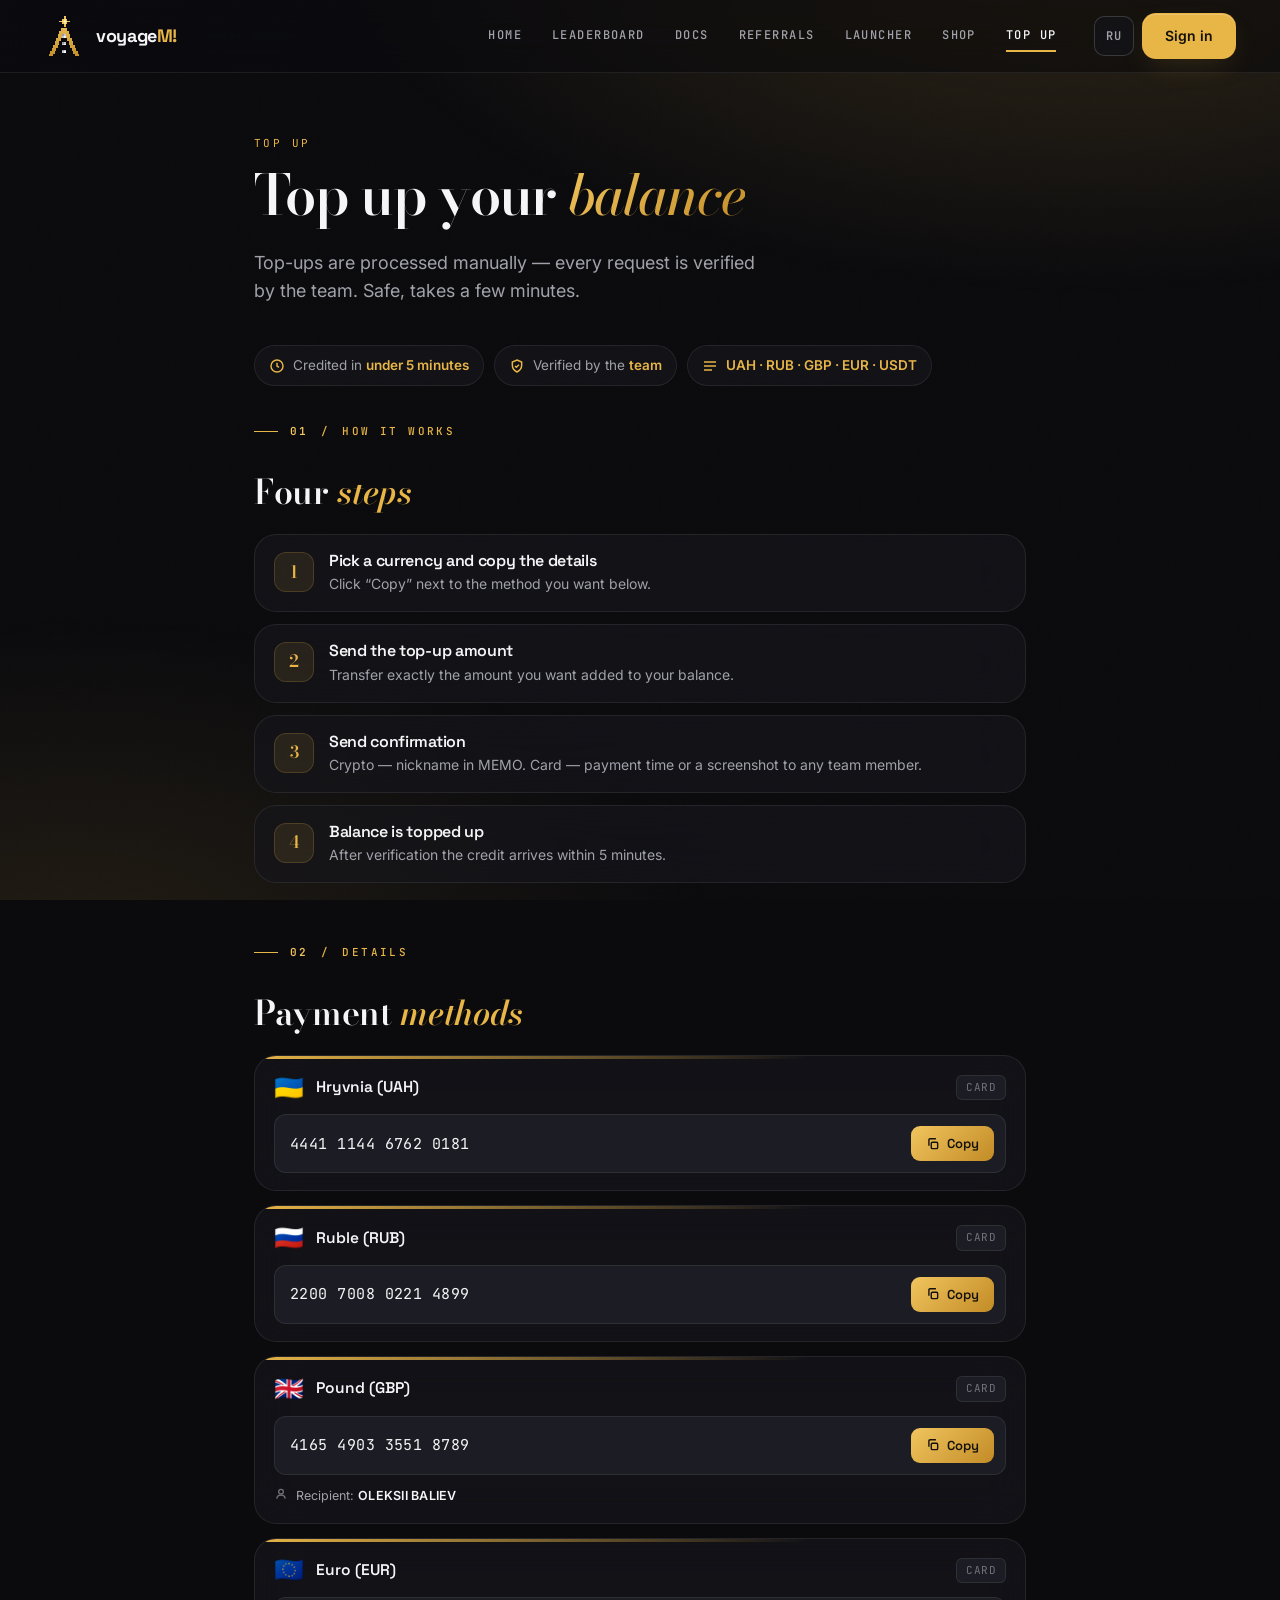
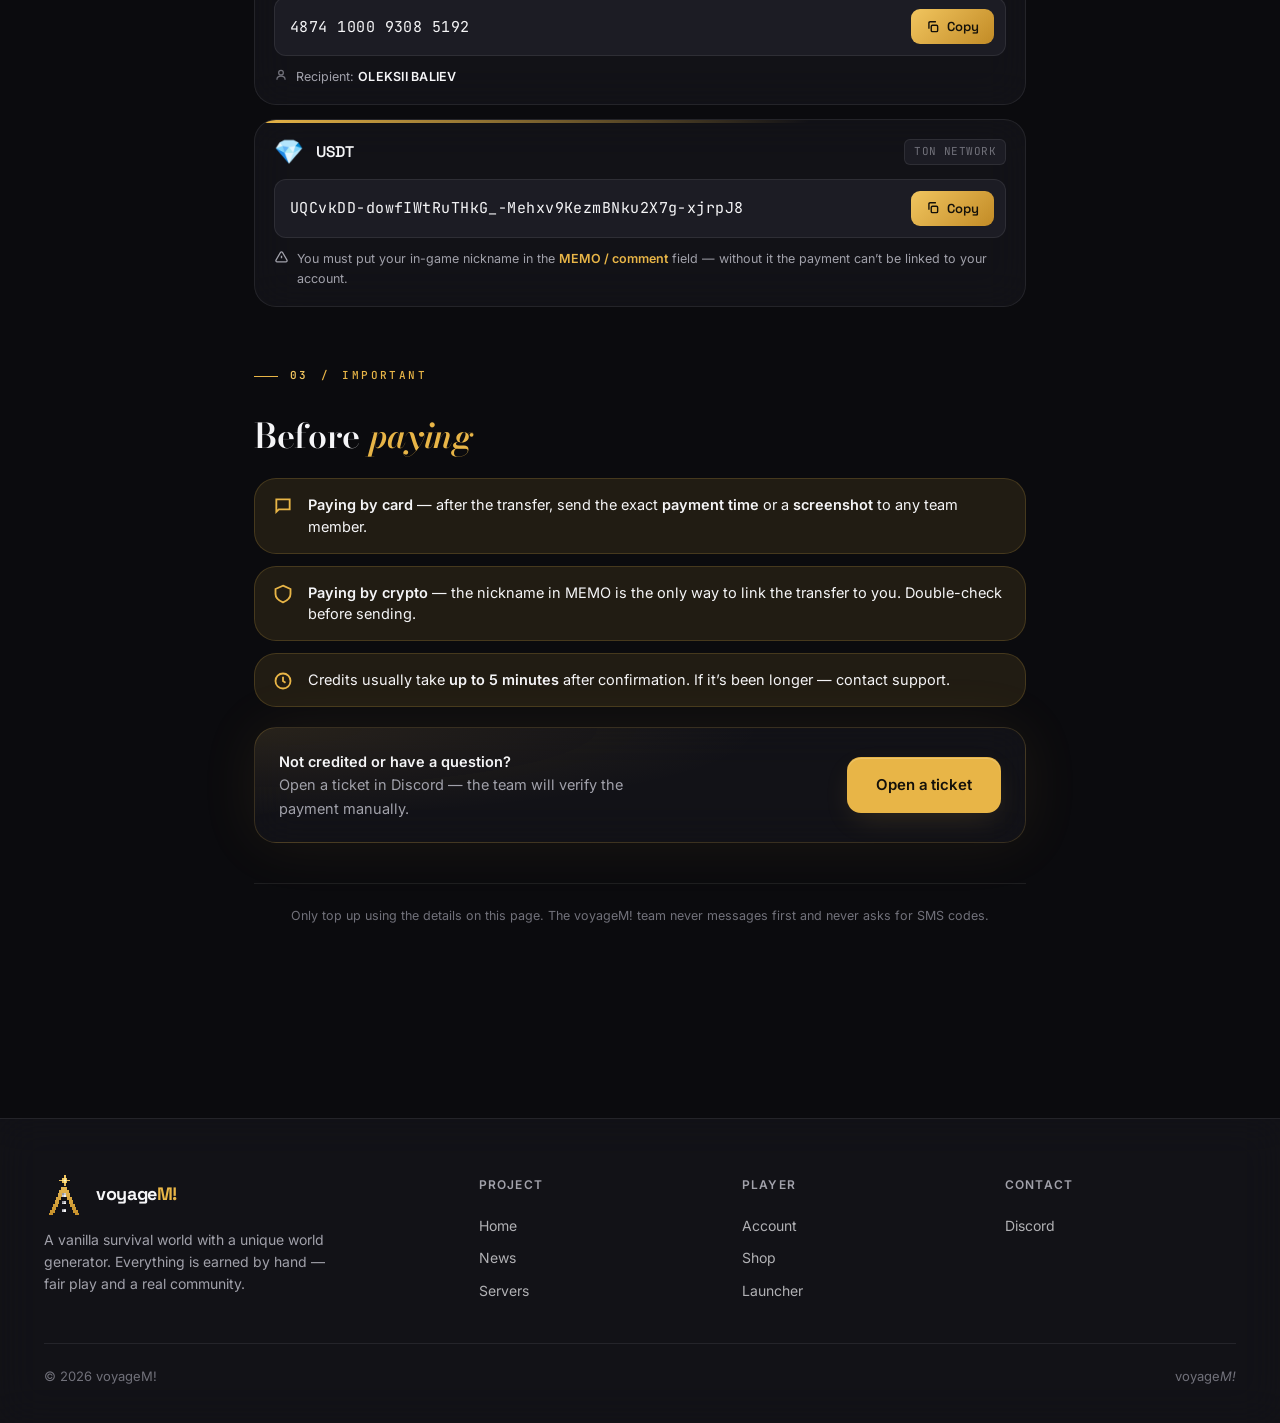
<file: topup.html>
<!DOCTYPE html>
<html lang="ru">
<head>
  <meta charset="UTF-8">
  <meta name="viewport" content="width=device-width, initial-scale=1">
  <title data-i18n="topup.title_tag">Пополнение баланса — voyageM!</title>
  <link rel="icon" type="image/png" sizes="32x32" href="assets/favicon-32.png?v=48">
  <link rel="apple-touch-icon" href="assets/apple-touch-icon.png?v=48">
  <link rel="icon" type="image/png" sizes="192x192" href="assets/logo-192.png?v=48">
  <meta property="og:type" content="website">
  <meta property="og:site_name" content="voyageM!">
  <meta property="og:title" content="voyageM! — Пополнение баланса">
  <meta property="og:description" content="Реквизиты для пополнения баланса voyageM! — UAH, RUB, GBP, EUR, USDT. Зачисление за несколько минут.">
  <meta property="og:image" content="https://voyage-m.com/assets/og-image.png?v=48">
  <link rel="preconnect" href="https://fonts.googleapis.com">
  <link rel="preconnect" href="https://fonts.gstatic.com" crossorigin>
  <link rel="stylesheet" href="design/system.css?v=48">
  <link rel="stylesheet" href="design/components.css?v=48">
  <link rel="stylesheet" href="styles.css?v=48">
  <script>document.documentElement.dataset.theme='dark';</script>
  <script src="analytics.js?v=48"></script>
  <style>
    .topup-wrap { max-width: 820px; margin: 0 auto; }
    .topup-badges { display: flex; flex-wrap: wrap; gap: 10px; margin-top: 26px; }
    .topup-badge { display: inline-flex; align-items: center; gap: 8px; font-size: 13.5px; color: var(--text-muted);
      background: var(--surface); border: 1px solid var(--border); padding: 9px 14px; border-radius: var(--radius-pill);
      -webkit-backdrop-filter: var(--blur-glass); backdrop-filter: var(--blur-glass); }
    .topup-badge b { color: var(--accent); font-weight: 600; }
    .topup-badge svg { color: var(--accent); flex: none; }

    .topup-sec { margin-top: 52px; }
    .topup-sec h2 { font-family: var(--font-display); font-size: clamp(26px, 3.4vw, 34px); font-weight: var(--weight-semibold, 600); letter-spacing: -.01em; margin: 14px 0 22px; }
    .topup-sec h2 em { font-style: italic; color: var(--accent); }

    .steps { display: grid; gap: 12px; }
    .step { display: grid; grid-template-columns: 40px 1fr; gap: 15px; align-items: start;
      background: var(--surface); border: 1px solid var(--border); border-radius: var(--radius-lg); padding: 17px 19px;
      -webkit-backdrop-filter: var(--blur-glass); backdrop-filter: var(--blur-glass); }
    .step .dot { width: 40px; height: 40px; border-radius: 12px; display: grid; place-items: center;
      background: var(--accent-soft); color: var(--accent); border: 1px solid var(--accent-glow);
      font-family: var(--font-display); font-weight: 600; font-size: 17px; }
    .step h3 { font-family: var(--font-head); font-size: 16px; font-weight: 600; margin-bottom: 3px; }
    .step p { font-size: 14px; color: var(--text-muted); line-height: 1.5; }

    .reqs { display: grid; gap: 14px; }
    .req { position: relative; overflow: hidden; padding: 19px 19px 17px;
      background: var(--surface); border: 1px solid var(--border); border-radius: var(--radius-lg);
      -webkit-backdrop-filter: var(--blur-glass); backdrop-filter: var(--blur-glass); }
    .req::after { content: ''; position: absolute; inset: 0 0 auto 0; height: 3px; background: linear-gradient(90deg, var(--accent), transparent 72%); }
    .req-top { display: flex; align-items: center; gap: 12px; margin-bottom: 14px; }
    .flag { font-size: 24px; line-height: 1; }
    .req-cur { font-family: var(--font-head); font-size: 15.5px; font-weight: 600; }
    .req-net { font-family: var(--font-mono); font-size: 11px; color: var(--text-dim); background: var(--surface-2);
      border: 1px solid var(--border); padding: 3px 9px; border-radius: 6px; margin-left: auto; letter-spacing: .04em; text-transform: uppercase; }
    .req-row { display: flex; align-items: center; gap: 12px; background: var(--surface-2); border: 1px solid var(--border);
      border-radius: 12px; padding: 11px 11px 11px 15px; }
    .req-val { font-family: var(--font-mono); font-size: 15px; letter-spacing: .03em; word-break: break-all; flex: 1; user-select: all; color: var(--text); }
    .copy { flex: none; border: 0; cursor: pointer; background: var(--accent-grad); color: var(--accent-ink);
      font-family: var(--font-head); font-weight: 600; font-size: 13px; padding: 9px 15px; border-radius: 9px;
      display: inline-flex; align-items: center; gap: 7px; white-space: nowrap; transition: filter .18s, transform .12s; }
    .copy:hover { filter: brightness(1.07); }
    .copy:active { transform: scale(.96); }
    .copy.done { background: var(--surface-2); color: var(--accent); box-shadow: inset 0 0 0 1px var(--accent-glow); }
    .req-holder, .req-hint { font-size: 12.5px; color: var(--text-muted); margin-top: 11px; display: flex; gap: 8px; align-items: flex-start; }
    .req-holder b { color: var(--text); font-weight: 600; letter-spacing: .02em; }
    .req-hint b { color: var(--accent); font-weight: 600; }
    .req-hint svg, .req-holder svg { flex: none; margin-top: 1px; }

    .notes { display: grid; gap: 12px; }
    .note { display: grid; grid-template-columns: 22px 1fr; gap: 13px; align-items: start;
      background: var(--accent-soft); border: 1px solid var(--accent-glow); border-radius: var(--radius-lg); padding: 15px 18px; font-size: 14.5px; line-height: 1.5; }
    .note svg { margin-top: 2px; color: var(--accent); flex: none; }
    .note b { font-weight: 600; color: var(--text); }

    .topup-support { display: flex; flex-wrap: wrap; align-items: center; justify-content: space-between; gap: 16px;
      background: radial-gradient(120% 140% at 0% 0%, var(--accent-soft), transparent 55%), var(--surface);
      border: 1px solid var(--accent-glow); border-radius: var(--radius-lg); padding: 22px 24px; margin-top: 20px;
      -webkit-backdrop-filter: var(--blur-glass); backdrop-filter: var(--blur-glass); box-shadow: var(--glow-accent); }
    .topup-support p { font-size: 14.5px; color: var(--text-muted); max-width: 44ch; }
    .topup-support p b { color: var(--text); font-weight: 600; }
    .topup-foot { margin-top: 40px; padding-top: 22px; border-top: 1px solid var(--border); text-align: center; color: var(--text-dim); font-size: 12.5px; }

    @media (max-width: 480px) {
      .req-row { flex-direction: column; align-items: stretch; }
      .copy { justify-content: center; }
    }
  </style>
</head>
<body>
  <div id="nav-host"></div>

  <main>
    <section class="hero" style="padding: 56px 0 12px;">
      <div class="container topup-wrap">
        <span class="vm-eyebrow" data-i18n="topup.eyebrow">Пополнение</span>
        <h1 class="vm-serif" style="font-size: clamp(36px, 5vw, 56px); margin-top: 10px;" data-i18n-html="topup.title">Пополнить <em>баланс</em></h1>
        <p class="lead" data-i18n="topup.lead">Пополнение вручную — каждую заявку проверяет команда проекта. Безопасно и занимает несколько минут.</p>

        <div class="topup-badges">
          <span class="topup-badge">
            <svg width="16" height="16" viewBox="0 0 24 24" fill="none" stroke="currentColor" stroke-width="2.2"><circle cx="12" cy="12" r="9"/><path d="M12 7v5l3 2"/></svg>
            <span data-i18n-html="topup.badge_fast">Зачисление <b>менее 5 минут</b></span></span>
          <span class="topup-badge">
            <svg width="16" height="16" viewBox="0 0 24 24" fill="none" stroke="currentColor" stroke-width="2.2"><path d="M12 3l7 3v5c0 4.5-3 8-7 10-4-2-7-5.5-7-10V6z"/><path d="M9 12l2 2 4-4"/></svg>
            <span data-i18n-html="topup.badge_team">Проверка <b>командой</b></span></span>
          <span class="topup-badge">
            <svg width="16" height="16" viewBox="0 0 24 24" fill="none" stroke="currentColor" stroke-width="2.2"><path d="M3 6h18M3 12h18M3 18h12"/></svg>
            <b>UAH · RUB · GBP · EUR · USDT</b></span>
        </div>
      </div>
    </section>

    <section class="section" style="padding-top: 8px;">
      <div class="container topup-wrap">

        <!-- 01 — how it works -->
        <div class="topup-sec" style="margin-top: 8px;">
          <div class="sec-num"><b>01</b> / <span data-i18n="topup.sec1_lbl">КАК ЭТО РАБОТАЕТ</span></div>
          <h2 data-i18n-html="topup.sec1_h">Четыре <em>шага</em></h2>
          <div class="steps">
            <div class="step"><div class="dot">1</div><div>
              <h3 data-i18n="topup.step1_t">Выберите валюту и скопируйте реквизиты</h3>
              <p data-i18n="topup.step1_d">Нажмите «Копировать» рядом с нужным способом ниже.</p></div></div>
            <div class="step"><div class="dot">2</div><div>
              <h3 data-i18n="topup.step2_t">Переведите сумму пополнения</h3>
              <p data-i18n="topup.step2_d">Переводите ровно ту сумму, на которую хотите пополнить баланс.</p></div></div>
            <div class="step"><div class="dot">3</div><div>
              <h3 data-i18n="topup.step3_t">Пришлите подтверждение</h3>
              <p data-i18n="topup.step3_d">Криптой — ник в MEMO. Картой — время платежа или скриншот любому из команды.</p></div></div>
            <div class="step"><div class="dot">4</div><div>
              <h3 data-i18n="topup.step4_t">Баланс пополнится</h3>
              <p data-i18n="topup.step4_d">После проверки зачисление приходит в течение 5 минут.</p></div></div>
          </div>
        </div>

        <!-- 02 — requisites -->
        <div class="topup-sec">
          <div class="sec-num"><b>02</b> / <span data-i18n="topup.sec2_lbl">РЕКВИЗИТЫ</span></div>
          <h2 data-i18n-html="topup.sec2_h">Способы <em>пополнения</em></h2>
          <div class="reqs">

            <div class="req">
              <div class="req-top"><span class="flag">🇺🇦</span><span class="req-cur" data-i18n="topup.cur_uah">Гривна (UAH)</span><span class="req-net" data-i18n="topup.card">Карта</span></div>
              <div class="req-row"><span class="req-val">4441 1144 6762 0181</span>
                <button class="copy" data-copy="4441114467620181"><svg width="14" height="14" viewBox="0 0 24 24" fill="none" stroke="currentColor" stroke-width="2.4"><rect x="9" y="9" width="11" height="11" rx="2"/><path d="M5 15V5a2 2 0 012-2h10"/></svg><span data-i18n="topup.copy">Копировать</span></button>
              </div>
            </div>

            <div class="req">
              <div class="req-top"><span class="flag">🇷🇺</span><span class="req-cur" data-i18n="topup.cur_rub">Рубль (RUB)</span><span class="req-net" data-i18n="topup.card">Карта</span></div>
              <div class="req-row"><span class="req-val">2200 7008 0221 4899</span>
                <button class="copy" data-copy="2200700802214899"><svg width="14" height="14" viewBox="0 0 24 24" fill="none" stroke="currentColor" stroke-width="2.4"><rect x="9" y="9" width="11" height="11" rx="2"/><path d="M5 15V5a2 2 0 012-2h10"/></svg><span data-i18n="topup.copy">Копировать</span></button>
              </div>
            </div>

            <div class="req">
              <div class="req-top"><span class="flag">🇬🇧</span><span class="req-cur" data-i18n="topup.cur_gbp">Фунт (GBP)</span><span class="req-net" data-i18n="topup.card">Карта</span></div>
              <div class="req-row"><span class="req-val">4165 4903 3551 8789</span>
                <button class="copy" data-copy="4165490335518789"><svg width="14" height="14" viewBox="0 0 24 24" fill="none" stroke="currentColor" stroke-width="2.4"><rect x="9" y="9" width="11" height="11" rx="2"/><path d="M5 15V5a2 2 0 012-2h10"/></svg><span data-i18n="topup.copy">Копировать</span></button>
              </div>
              <p class="req-holder"><svg width="14" height="14" viewBox="0 0 24 24" fill="none" stroke="currentColor" stroke-width="2.2" style="color:var(--text-dim)"><circle cx="12" cy="8" r="4"/><path d="M5 20c0-3.5 3-6 7-6s7 2.5 7 6"/></svg><span><span data-i18n="topup.holder">Получатель</span>: <b>OLEKSII BALIEV</b></span></p>
            </div>

            <div class="req">
              <div class="req-top"><span class="flag">🇪🇺</span><span class="req-cur" data-i18n="topup.cur_eur">Евро (EUR)</span><span class="req-net" data-i18n="topup.card">Карта</span></div>
              <div class="req-row"><span class="req-val">4874 1000 9308 5192</span>
                <button class="copy" data-copy="4874100093085192"><svg width="14" height="14" viewBox="0 0 24 24" fill="none" stroke="currentColor" stroke-width="2.4"><rect x="9" y="9" width="11" height="11" rx="2"/><path d="M5 15V5a2 2 0 012-2h10"/></svg><span data-i18n="topup.copy">Копировать</span></button>
              </div>
              <p class="req-holder"><svg width="14" height="14" viewBox="0 0 24 24" fill="none" stroke="currentColor" stroke-width="2.2" style="color:var(--text-dim)"><circle cx="12" cy="8" r="4"/><path d="M5 20c0-3.5 3-6 7-6s7 2.5 7 6"/></svg><span><span data-i18n="topup.holder">Получатель</span>: <b>OLEKSII BALIEV</b></span></p>
            </div>

            <div class="req">
              <div class="req-top"><span class="flag">💎</span><span class="req-cur">USDT</span><span class="req-net" data-i18n="topup.net_ton">Сеть TON</span></div>
              <div class="req-row"><span class="req-val">UQCvkDD-dowfIWtRuTHkG_-Mehxv9KezmBNku2X7g-xjrpJ8</span>
                <button class="copy" data-copy="UQCvkDD-dowfIWtRuTHkG_-Mehxv9KezmBNku2X7g-xjrpJ8"><svg width="14" height="14" viewBox="0 0 24 24" fill="none" stroke="currentColor" stroke-width="2.4"><rect x="9" y="9" width="11" height="11" rx="2"/><path d="M5 15V5a2 2 0 012-2h10"/></svg><span data-i18n="topup.copy">Копировать</span></button>
              </div>
              <p class="req-hint">
                <svg width="15" height="15" viewBox="0 0 24 24" fill="none" stroke="currentColor" stroke-width="2.2"><path d="M12 9v4M12 17h.01"/><path d="M10.3 4l-7 12a2 2 0 001.7 3h14a2 2 0 001.7-3l-7-12a2 2 0 00-3.4 0z"/></svg>
                <span data-i18n-html="topup.memo_hint">Обязательно укажите свой игровой ник в поле <b>MEMO / комментарий</b> — без него платёж не привяжется к аккаунту.</span></p>
            </div>

          </div>
        </div>

        <!-- 03 — important -->
        <div class="topup-sec">
          <div class="sec-num"><b>03</b> / <span data-i18n="topup.sec3_lbl">ВАЖНО</span></div>
          <h2 data-i18n-html="topup.sec3_h">Перед <em>оплатой</em></h2>
          <div class="notes">
            <div class="note">
              <svg width="20" height="20" viewBox="0 0 24 24" fill="none" stroke="currentColor" stroke-width="2.2"><path d="M4 4h16v12H7l-3 3z"/></svg>
              <span data-i18n-html="topup.note1"><b>При оплате картой</b> после перевода напишите точное <b>время платежа</b> или пришлите <b>скриншот</b> любому из команды проекта.</span></div>
            <div class="note">
              <svg width="20" height="20" viewBox="0 0 24 24" fill="none" stroke="currentColor" stroke-width="2.2"><path d="M12 2l9 4v6c0 5-4 8-9 10-5-2-9-5-9-10V6z"/></svg>
              <span data-i18n-html="topup.note2"><b>При оплате криптой</b> ник в MEMO — единственный способ привязать перевод к вам. Перепроверьте перед отправкой.</span></div>
            <div class="note">
              <svg width="20" height="20" viewBox="0 0 24 24" fill="none" stroke="currentColor" stroke-width="2.2"><circle cx="12" cy="12" r="9"/><path d="M12 7v5l3 2"/></svg>
              <span data-i18n-html="topup.note3">Зачисление обычно занимает <b>до 5 минут</b> после подтверждения. Если прошло больше — напишите в поддержку.</span></div>
          </div>
        </div>

        <div class="topup-support">
          <p><b data-i18n="topup.support_t">Не зачислилось или есть вопрос?</b><br><span data-i18n="topup.support_p">Создайте тикет в Discord — команда проверит платёж вручную.</span></p>
          <a class="btn btn-primary btn-lg" href="https://discord.com/channels/1489798240177225758/1489804117164687482" target="_blank" rel="noopener" data-i18n="topup.support_btn">Открыть тикет</a>
        </div>

        <p class="topup-foot" data-i18n="topup.footer">Пополняйте только по реквизитам с этой страницы. Команда voyageM! не пишет первой и не просит коды из СМС.</p>

      </div>
    </section>
  </main>

  <div id="footer-host"></div>
  <script src="i18n.js?v=48"></script>
  <script src="partials.js?v=48"></script>
  <script>
    mount('/topup');
    document.querySelectorAll('.copy').forEach(function (btn) {
      btn.addEventListener('click', function () {
        var text = btn.getAttribute('data-copy');
        var label = btn.querySelector('span');
        function done() {
          btn.classList.add('done');
          var prev = label ? label.textContent : '';
          if (label) label.textContent = (typeof t === 'function' ? t('topup.copied') : 'Скопировано');
          setTimeout(function () { btn.classList.remove('done'); if (label) label.textContent = prev; }, 1600);
        }
        if (navigator.clipboard && navigator.clipboard.writeText) {
          navigator.clipboard.writeText(text).then(done).catch(function () { fallback(text, done); });
        } else { fallback(text, done); }
      });
    });
    function fallback(text, cb) {
      var ta = document.createElement('textarea');
      ta.value = text; ta.style.position = 'fixed'; ta.style.opacity = '0';
      document.body.appendChild(ta); ta.focus(); ta.select();
      try { document.execCommand('copy'); cb(); } catch (e) {}
      document.body.removeChild(ta);
    }
  </script>
</body>
</html>
</file>
<file: design/system.css>
/* =========================================================================
   voyageM! Design System — global entry point
   Consumers link THIS one file. It is an @import manifest only.
   ========================================================================= */

@import url('tokens/fonts.css');
@import url('tokens/colors.css');
@import url('tokens/typography.css');
@import url('tokens/spacing.css');
@import url('tokens/effects.css');
@import url('tokens/base.css');
</file>
<file: design/components.css>
/* =========================================================================
   voyageM! — shared component patterns (plain CSS, token-driven)
   Drop into either repo AFTER linking styles.css. These are the canonical
   looks for buttons, glass cards, inputs, pills and eyebrows. Both the
   website and the launcher should converge on these.
   ========================================================================= */

/* ---- Buttons ---- */
.vm-btn{
  display:inline-flex;align-items:center;justify-content:center;gap:8px;
  padding:11px 20px;border-radius:12px;min-height:44px;
  font-family:var(--font-body);font-size:14px;font-weight:600;letter-spacing:-0.005em;
  white-space:nowrap;cursor:pointer;border:1px solid transparent;
  transition:transform .15s var(--ease),background-color .25s var(--ease),
    border-color .25s var(--ease),color .25s var(--ease),box-shadow .25s var(--ease);
}
.vm-btn:active{transform:scale(.98);}
.vm-btn:focus-visible{outline:2px solid var(--accent);outline-offset:2px;}
.vm-btn:disabled{opacity:.55;cursor:not-allowed;transform:none;}
.vm-btn-lg{padding:15px 26px;font-size:15px;min-height:52px;border-radius:14px;}

.vm-btn-primary{
  background:var(--accent);color:var(--accent-ink);
  box-shadow:0 10px 30px -8px var(--accent-glow),inset 0 1px 0 rgba(255,255,255,.2);
}
.vm-btn-primary:hover:not(:disabled){background:var(--accent-hover);box-shadow:0 14px 36px -6px var(--accent-glow);}

.vm-btn-ghost{
  color:var(--text);border-color:var(--border-strong);background:var(--surface);
  backdrop-filter:var(--blur-soft);-webkit-backdrop-filter:var(--blur-soft);
}
.vm-btn-ghost:hover:not(:disabled){border-color:var(--accent);color:var(--accent);}

/* Launcher action buttons — map the launcher's existing green/blue/amber here */
.vm-btn-play{background:var(--play-grad);color:#fff;box-shadow:0 4px 20px rgba(34,197,94,.35);}
.vm-btn-install{background:var(--install-grad);color:#fff;box-shadow:0 4px 20px rgba(59,130,246,.35);}
.vm-btn-update{background:var(--update-grad);color:#fff;box-shadow:0 4px 20px rgba(245,158,11,.35);}
.vm-btn-busy{background:var(--busy-grad);color:#fff;cursor:wait;}

/* ---- Glass card (signature surface) ---- */
.vm-card{
  position:relative;overflow:hidden;border-radius:var(--radius-lg);padding:32px;
  background:var(--surface);backdrop-filter:var(--blur-glass);-webkit-backdrop-filter:var(--blur-glass);
  border:1px solid var(--border);box-shadow:var(--shadow-sm);
  transition:border-color .25s var(--ease),transform .25s var(--ease),box-shadow .25s var(--ease);
}
.vm-card::before{ /* top hairline highlight */
  content:'';position:absolute;top:0;left:0;right:0;height:1px;
  background:linear-gradient(90deg,transparent,var(--border-strong),transparent);
}
.vm-card:hover{border-color:var(--border-strong);box-shadow:var(--shadow);}

/* ---- Input ---- */
.vm-input-wrap{
  display:flex;align-items:center;gap:10px;padding:0 15px;border-radius:12px;
  background:var(--surface-2);border:1px solid var(--border);
  transition:border-color .15s var(--ease),box-shadow .15s var(--ease);
}
.vm-input-wrap:focus-within{border-color:var(--accent);box-shadow:0 0 0 3px var(--accent-soft);}
.vm-input{
  flex:1;width:100%;padding:13px 0;background:none;border:none;outline:none;
  color:var(--text);font-family:var(--font-body);font-size:15px;
}
.vm-input::placeholder{color:var(--text-dim);}

/* ---- Status pill ---- */
.vm-pill{display:inline-flex;align-items:center;gap:6px;padding:5px 12px;border-radius:100px;
  font-family:var(--font-body);font-size:12px;font-weight:600;border:1px solid transparent;}
.vm-pill .vm-dot{width:6px;height:6px;border-radius:50%;background:currentColor;box-shadow:0 0 8px currentColor;}
.vm-pill-online{background:rgba(52,211,153,.14);color:var(--success);border-color:rgba(52,211,153,.3);}
.vm-pill-offline{background:rgba(248,113,113,.14);color:var(--danger);border-color:rgba(248,113,113,.3);}

/* ---- Eyebrow (mono uppercase gold label) ---- */
.vm-eyebrow{
  display:inline-block;font-family:var(--font-mono);font-size:11px;
  letter-spacing:.22em;text-transform:uppercase;color:var(--accent);
}
.vm-eyebrow-pill{padding:5px 12px;border:1px solid var(--accent-glow);background:var(--accent-soft);border-radius:100px;}

/* ---- Switch (launcher settings toggle) ---- */
.vm-switch{position:relative;display:inline-block;width:44px;height:24px;flex-shrink:0;}
.vm-switch input{opacity:0;width:0;height:0;}
.vm-switch-track{position:absolute;inset:0;cursor:pointer;background:var(--surface-3);border-radius:12px;transition:background .3s var(--ease);}
.vm-switch-track::before{content:'';position:absolute;left:3px;top:3px;width:18px;height:18px;border-radius:50%;background:rgba(255,255,255,.6);transition:transform .3s var(--ease);}
.vm-switch input:checked + .vm-switch-track{background:var(--success);}
.vm-switch input:checked + .vm-switch-track::before{transform:translateX(20px);background:#fff;}
</file>
<file: styles.css>
/* =========================================================================
   voyageM! website — GLASS design system skin
   Tokens come from design/system.css + design/components.css (linked BEFORE
   this file). This stylesheet only CONSUMES tokens — no hard-coded palette.
   ========================================================================= */

/* ---- Compatibility aliases for legacy non-token vars used below ----
   These map the old Terra-HUD names onto the new design-system tokens so the
   existing selectors keep resolving. Theme-agnostic (both dark + light work). */
:root,
[data-theme="dark"],
[data-theme="light"] {
  --bg-elev: var(--surface-2);
  --card: var(--surface);
  --card-hover: var(--surface-2);
}

* { box-sizing: border-box; margin: 0; padding: 0; }

html {
  scroll-behavior: smooth;
  -webkit-font-smoothing: antialiased;
  -moz-osx-font-smoothing: grayscale;
}

body {
  font-family: var(--font-body);
  background: var(--bg);
  color: var(--text);
  line-height: var(--leading-body);
  min-height: 100vh;
  overflow-x: hidden;
  transition: background-color var(--dur-slow) var(--ease), color var(--dur-slow) var(--ease);
}

/* Film-grain overlay — signature premium texture */
body::after {
  content: '';
  position: fixed;
  inset: 0;
  pointer-events: none;
  z-index: 2;
  background-image: url("data:image/svg+xml;utf8,<svg xmlns='http://www.w3.org/2000/svg' width='200' height='200'><filter id='n'><feTurbulence type='fractalNoise' baseFrequency='0.9' numOctaves='2' stitchTiles='stitch'/></filter><rect width='100%25' height='100%25' filter='url(%23n)' opacity='0.5'/></svg>");
  opacity: var(--grain-opacity);
  mix-blend-mode: overlay;
}

/* Display headings opt into the editorial serif via .serif / .vm-serif;
   default headings use the Space Grotesk UI head font. */
h1, h2, h3, h4 {
  font-family: var(--font-head);
  font-weight: var(--weight-semibold);
  letter-spacing: var(--tracking-head);
  line-height: var(--leading-snug);
}
.serif {
  font-family: var(--font-display);
  font-weight: var(--weight-semibold);
  letter-spacing: var(--tracking-tight);
  text-transform: none;
}
/* Italic gold-gradient accent inside serif/display headlines: <em> */
.serif em {
  font-style: italic;
  font-weight: var(--weight-medium);
  background: var(--accent-grad);
  -webkit-background-clip: text;
  background-clip: text;
  color: transparent;
}

a { color: inherit; text-decoration: none; }
button { font-family: inherit; cursor: pointer; border: none; background: none; color: inherit; }
img { max-width: 100%; display: block; }
::selection { background: var(--accent-soft); color: var(--text); }

/* =========================================
   3D BACKGROUND CANVAS (removed — CSS atmosphere only)
   ========================================= */
#bg-canvas { display: none !important; }
/* Ambient gold twilight aura behind page content */
body::before {
  content: '';
  position: fixed;
  inset: 0;
  z-index: 1;
  pointer-events: none;
  background:
    radial-gradient(1400px 700px at 85% -10%, var(--accent-glow), transparent 55%),
    radial-gradient(1200px 600px at 5% 105%, var(--accent-soft), transparent 55%);
  transition: background var(--dur-slow) var(--ease);
}

/* content sits above background */
body > * { position: relative; z-index: 3; }

/* =========================================
   LAYOUT
   ========================================= */
.container { max-width: 1240px; margin: 0 auto; padding: 0 24px; }

/* =========================================
   NAVIGATION
   ========================================= */
.nav {
  position: sticky;
  top: 0;
  z-index: 50;
  background: var(--nav-bg);
  backdrop-filter: var(--blur-nav);
  -webkit-backdrop-filter: var(--blur-nav);
  border-bottom: 1px solid var(--border);
}
.nav-inner {
  display: flex;
  align-items: center;
  justify-content: space-between;
  height: var(--nav-height, 64px);
  gap: 24px;
}
.nav-brand {
  display: flex;
  align-items: center;
  gap: 12px;
  font-family: var(--font-head);
  font-weight: var(--weight-bold);
  font-size: 18px;
  letter-spacing: var(--tracking-head);
  color: var(--text);
}
.nav-brand-mark {
  width: 40px;
  height: 40px;
  display: grid;
  place-items: center;
  overflow: hidden;
  flex-shrink: 0;
}
.nav-brand-mark img { width: 100%; height: 100%; object-fit: contain; border-radius: var(--radius-sm); display: block; }
.nav-brand span em { color: var(--accent); font-style: normal; font-weight: var(--weight-bold); }

.nav-links { display: flex; gap: 2px; margin-left: auto; }
.nav-links a {
  position: relative;
  padding: 22px 14px;
  border-radius: var(--radius-sm);
  font-family: var(--font-mono);
  font-size: 12px;
  font-weight: 500;
  text-transform: uppercase;
  letter-spacing: 0.12em;
  color: var(--text-muted);
  transition: color .2s var(--ease);
}
.nav-links a::after {
  content: '';
  position: absolute;
  left: 14px; right: 14px; bottom: 16px;
  height: 2px;
  background: var(--accent);
  transform: scaleX(0);
  transform-origin: left;
  transition: transform .2s var(--ease);
}
.nav-links a:hover { color: var(--text); }
.nav-links a.active { color: var(--text); }
.nav-links a.active::after { transform: scaleX(1); }

.nav-actions { display: flex; gap: 8px; align-items: center; }

/* Lang toggle — glass pill */
.theme-toggle {
  height: 40px;
  min-width: 40px;
  padding: 0 10px;
  display: grid; place-items: center;
  border-radius: var(--radius-sm);
  border: 1px solid var(--border-strong);
  background: var(--surface);
  backdrop-filter: var(--blur-soft);
  -webkit-backdrop-filter: var(--blur-soft);
  color: var(--text-muted);
  transition: color .2s var(--ease), border-color .2s var(--ease);
}
.theme-toggle:hover { color: var(--accent); border-color: var(--accent); }
.theme-toggle svg { width: 18px; height: 18px; }
.lang-toggle { font-family: var(--font-mono); font-size: 12px; font-weight: 600; letter-spacing: 0.1em; text-transform: uppercase; }
.lang-toggle:hover { transform: none; }

/* =========================================
   BUTTONS
   ========================================= */
.btn {
  display: inline-flex; align-items: center; justify-content: center;
  gap: 8px;
  padding: 11px 22px;
  border-radius: var(--radius);
  font-family: var(--font-body);
  font-size: 14px;
  font-weight: var(--weight-semibold);
  letter-spacing: -0.005em;
  min-height: 44px;
  border: 1px solid transparent;
  transition: transform .15s var(--ease), background-color .25s var(--ease), border-color .25s var(--ease), color .25s var(--ease), box-shadow .25s var(--ease);
  white-space: nowrap;
}
.btn:active { transform: scale(.98); }
.btn:focus-visible { outline: 2px solid var(--accent); outline-offset: 2px; }

.btn-primary {
  background: var(--accent);
  color: var(--accent-ink);
  box-shadow: 0 10px 30px -8px var(--accent-glow), inset 0 1px 0 rgba(255,255,255,.2);
}
.btn-primary:hover { background: var(--accent-hover); box-shadow: 0 14px 36px -6px var(--accent-glow); }

.btn-ghost {
  color: var(--text);
  border: 1px solid var(--border-strong);
  background: var(--surface);
  backdrop-filter: var(--blur-soft);
  -webkit-backdrop-filter: var(--blur-soft);
}
.btn-ghost:hover { border-color: var(--accent); color: var(--accent); }

.btn-lg { padding: 15px 28px; font-size: 15px; min-height: 52px; border-radius: var(--radius); }

/* =========================================
   HERO
   ========================================= */
.hero {
  padding: 96px 0 72px;
  position: relative;
}
.hero-cinema {
  min-height: min(92vh, 920px);
  padding: 80px 0 80px;
  display: flex;
  align-items: center;
  overflow: hidden;
  background:
    linear-gradient(color-mix(in srgb, var(--bg) 62%, transparent), var(--bg) 92%),
    url('assets/bg/hero.jpg?v=24');
  background-size: cover;
  background-position: center 30%;
  border-bottom: 1px solid var(--border);
}
.hero-cinema .hero-aura {
  position: absolute;
  inset: -10% -10% -10% 30%;
  background: radial-gradient(60% 70% at 65% 45%, var(--accent-glow), transparent 70%);
  filter: blur(20px);
  pointer-events: none;
  z-index: 0;
}
.hero-cinema .container { position: relative; z-index: 1; }
.hero-grid {
  display: grid;
  grid-template-columns: 1fr 1.15fr;
  gap: 56px;
  align-items: center;
}
.hero-cinema .hero-copy { padding: 8px 0; }
.hero-meta {
  margin-top: 32px;
  display: flex;
  flex-wrap: wrap;
  gap: 6px 16px;
  font-family: var(--font-mono);
  font-size: 12px;
  color: var(--text-dim);
  list-style: none;
  padding: 0;
}
.hero-meta li { display: inline-flex; align-items: center; gap: 8px; }
.hero-meta-dot { width: 4px; height: 4px; border-radius: 50%; background: var(--accent); }
.hero-kicker {
  display: inline-flex;
  align-items: center;
  gap: 8px;
  padding: 7px 14px;
  border: 1px solid var(--border-strong);
  background: var(--surface);
  backdrop-filter: var(--blur-soft);
  -webkit-backdrop-filter: var(--blur-soft);
  border-radius: var(--radius-pill);
  font-family: var(--font-mono);
  font-size: 11px;
  font-weight: 500;
  letter-spacing: 0.14em;
  text-transform: uppercase;
  color: var(--text-muted);
  margin-bottom: 28px;
}
.hero-kicker-dot {
  width: 7px; height: 7px; border-radius: 50%;
  background: var(--success);
  box-shadow: 0 0 0 4px var(--accent-glow);
  animation: pulse 2s infinite;
}
@keyframes pulse { 0%, 100% { opacity: 1; } 50% { opacity: 0.4; } }

.hero h1 {
  font-family: var(--font-display);
  font-weight: var(--weight-semibold);
  font-size: var(--text-hero);
  line-height: var(--leading-tight);
  letter-spacing: var(--tracking-display);
  margin-bottom: 24px;
}
.hero h1 em {
  font-style: italic;
  font-weight: var(--weight-medium);
  background: var(--accent-grad);
  -webkit-background-clip: text;
  background-clip: text;
  color: transparent;
}
.hero p.lead {
  font-size: 18px;
  color: var(--text-muted);
  max-width: 520px;
  margin-bottom: 40px;
  line-height: 1.55;
}
.hero-cta { display: flex; gap: 12px; flex-wrap: wrap; }
.hero-ip {
  margin-top: 32px;
  display: inline-flex;
  align-items: center;
  gap: 12px;
  font-family: var(--font-mono);
  font-size: 13px;
  color: var(--text-muted);
  padding: 11px 16px;
  background: var(--surface);
  backdrop-filter: var(--blur-glass);
  -webkit-backdrop-filter: var(--blur-glass);
  border: 1px solid var(--border);
  border-radius: var(--radius);
}
.hero-ip button { color: var(--accent); font-weight: 600; font-size: 12px; }
.hero-ip code { color: var(--text); font-weight: 600; letter-spacing: 0; }

/* 3D hero showcase */
.hero-showcase {
  position: relative;
  aspect-ratio: 1 / 1.05;
  max-width: 620px;
  margin-left: auto;
  width: 100%;
}
.hero-showcase-glow {
  position: absolute;
  inset: -8%;
  pointer-events: none;
  background:
    radial-gradient(50% 50% at 50% 55%, var(--accent-glow), transparent 65%),
    radial-gradient(60% 60% at 70% 30%, transparent, transparent 65%);
  filter: blur(30px);
  z-index: 0;
}
.hero-cinema .hero-showcase #hero-canvas { z-index: 1; }
#hero-canvas {
  position: absolute;
  inset: 0;
  width: 100%;
  height: 100%;
  border-radius: var(--radius-xl);
  background:
    radial-gradient(circle at 50% 40%, transparent, transparent 55%),
    radial-gradient(circle at 75% 70%, var(--accent-glow), transparent 50%),
    linear-gradient(155deg, var(--surface-2), var(--bg-deep));
  border: 1px solid var(--border);
  box-shadow: var(--shadow-lg), 0 0 60px transparent, inset 0 1px 0 rgba(255,255,255,0.06);
  overflow: hidden;
  transition: border-color 0.3s;
}
#hero-canvas.loading::after {
  content: '';
  position: absolute;
  inset: 0;
  display: flex;
  align-items: center;
  justify-content: center;
  background: transparent;
}
.hero-showcase-tag {
  position: absolute;
  top: 22px; right: 22px;
  z-index: 2;
  font-family: var(--font-mono);
  font-size: 10px;
  font-weight: 500;
  letter-spacing: 0.22em;
  color: var(--accent);
  padding: 6px 12px;
  border: 1px solid var(--accent-glow);
  background: var(--accent-soft);
  border-radius: var(--radius-pill);
  text-transform: uppercase;
  backdrop-filter: var(--blur-soft);
  -webkit-backdrop-filter: var(--blur-soft);
}
.hero-showcase-badge {
  position: absolute;
  bottom: 22px; left: 22px;
  z-index: 2;
  display: flex;
  align-items: center;
  gap: 10px;
  padding: 10px 14px;
  background: var(--surface);
  border: 1px solid var(--border);
  border-radius: var(--radius);
  backdrop-filter: var(--blur-glass);
  -webkit-backdrop-filter: var(--blur-glass);
  font-size: 12px;
  color: var(--text-muted);
}
.hero-showcase-badge strong { color: var(--text); font-weight: var(--weight-semibold); }
.hero-showcase-badge .dot { width: 8px; height: 8px; border-radius: 50%; background: var(--success); box-shadow: 0 0 0 3px var(--accent-glow); }

/* =========================================
   SECTIONS
   ========================================= */
.section { padding: 96px 0; }
.section-head {
  display: flex; align-items: end; justify-content: space-between;
  gap: 24px; margin-bottom: 48px;
}
.section-head h2 {
  font-family: var(--font-display);
  font-weight: var(--weight-semibold);
  font-size: var(--text-h2);
  letter-spacing: var(--tracking-display);
  line-height: var(--leading-tight);
}
.section-head h2 em {
  font-style: italic;
  font-weight: var(--weight-medium);
  background: var(--accent-grad);
  -webkit-background-clip: text;
  background-clip: text;
  color: transparent;
}
.section-head p {
  color: var(--text-muted);
  max-width: 440px;
  margin-top: 12px;
  font-size: 15px;
}

/* =========================================
   HUD UTILITY MOTIFS
   ========================================= */
/* Monospace numbered section label: 01 / DUNGEONS — mono gold eyebrow */
.sec-num {
  display: inline-flex;
  align-items: center;
  gap: 12px;
  font-family: var(--font-mono);
  font-size: 11px;
  font-weight: 500;
  letter-spacing: var(--tracking-eyebrow);
  text-transform: uppercase;
  color: var(--accent);
  margin-bottom: 18px;
}
.sec-num::before {
  content: '';
  width: 24px;
  height: 1px;
  background: var(--accent);
}
.sec-num b { color: var(--accent-hover); font-weight: 600; }

/* Corner tick brackets retired — .tick-card is now a plain glass surface */
.tick-card {
  position: relative;
  overflow: hidden;
  border-radius: var(--radius-lg);
}
.tick-card > .tick-tl,
.tick-card > .tick-tr,
.tick-card > .tick-bl,
.tick-card > .tick-br { display: none; }

/* Full-width 1px section rule */
.hud-rule { border: 0; border-top: 1px solid var(--border); margin: 0; }

/* =========================================
   CARDS
   ========================================= */
.card {
  background: var(--surface);
  backdrop-filter: var(--blur-glass);
  -webkit-backdrop-filter: var(--blur-glass);
  border: 1px solid var(--border);
  border-radius: var(--radius-lg);
  padding: 32px;
  box-shadow: var(--shadow-sm);
  transition: border-color .25s var(--ease), box-shadow .25s var(--ease), transform .25s var(--ease);
  position: relative;
  overflow: hidden;
}
.card::before {
  content: '';
  position: absolute;
  top: 0; left: 0; right: 0;
  height: 1px;
  background: linear-gradient(90deg, transparent, var(--border-strong), transparent);
}
.card:hover { border-color: var(--border-strong); box-shadow: var(--shadow); }

.features {
  display: grid;
  grid-template-columns: repeat(3, 1fr);
  gap: 20px;
}
.feature-icon {
  width: 48px; height: 48px;
  display: grid; place-items: center;
  border-radius: var(--radius);
  background: var(--accent-soft);
  color: var(--accent);
  margin-bottom: 22px;
  border: 1px solid var(--accent-glow);
}
.feature h3 { font-size: 19px; margin-bottom: 10px; font-family: var(--font-head); }
.feature p { color: var(--text-muted); font-size: 14px; line-height: 1.6; }

/* Stats strip */
.stats {
  display: grid;
  grid-template-columns: repeat(2, 1fr);
  gap: 0;
  margin: 64px 0;
  border: 1px solid var(--border);
  border-radius: var(--radius-lg);
  background: var(--surface);
  backdrop-filter: var(--blur-glass);
  -webkit-backdrop-filter: var(--blur-glass);
  box-shadow: var(--shadow-sm);
  overflow: hidden;
}
.stat {
  padding: 32px;
  border-right: 1px solid var(--border);
  transition: background-color .2s var(--ease);
}
.stat:hover { background: var(--surface-2); }
.stat:last-child { border-right: none; }
.stat-value {
  font-family: var(--font-mono);
  font-size: 40px;
  font-weight: 500;
  letter-spacing: -0.01em;
  line-height: 1;
  color: var(--accent);
  font-feature-settings: "tnum";
}
.stat-value em { color: var(--accent); font-style: normal; }
.stat-label {
  font-family: var(--font-mono);
  font-size: 12px;
  color: var(--text-muted);
  margin-top: 10px;
  text-transform: uppercase;
  letter-spacing: 0.14em;
  font-weight: 500;
}

/* =========================================
   NEWS
   ========================================= */
.news-list { display: grid; gap: 14px; }
.news-item {
  display: grid;
  grid-template-columns: 140px 1fr auto;
  gap: 28px;
  align-items: center;
  padding: 26px 30px;
  background: var(--surface);
  backdrop-filter: var(--blur-glass);
  -webkit-backdrop-filter: var(--blur-glass);
  border: 1px solid var(--border);
  border-radius: var(--radius-lg);
  box-shadow: var(--shadow-sm);
  transition: border-color .25s var(--ease), box-shadow .25s var(--ease), transform .25s var(--ease);
  cursor: pointer;
}
.news-item:hover {
  border-color: var(--border-strong);
  box-shadow: var(--shadow);
  transform: translateX(4px);
}
.news-date {
  font-family: var(--font-mono);
  font-size: 12px;
  color: var(--text-dim);
  letter-spacing: 0.02em;
}
.news-title {
  font-family: var(--font-head);
  font-weight: var(--weight-semibold);
  font-size: 18px;
  margin-bottom: 4px;
  letter-spacing: var(--tracking-head);
}
.news-excerpt { color: var(--text-muted); font-size: 14px; line-height: 1.55; }
.news-tag {
  display: inline-block;
  padding: 5px 12px;
  background: var(--accent-soft);
  color: var(--accent);
  border: 1px solid var(--accent-glow);
  border-radius: var(--radius-pill);
  font-size: 11px;
  font-weight: 600;
  text-transform: uppercase;
  letter-spacing: 0.06em;
}

/* =========================================
   STATUS PAGE
   ========================================= */
.status-hero { padding: 72px 0 32px; }
.status-grid {
  display: grid;
  grid-template-columns: 1.25fr 1fr;
  gap: 24px;
  margin-bottom: 24px;
}
.status-card {
  background: var(--surface);
  backdrop-filter: var(--blur-glass);
  -webkit-backdrop-filter: var(--blur-glass);
  border: 1px solid var(--border);
  border-radius: var(--radius-lg);
  padding: 36px;
  box-shadow: var(--shadow-sm);
  position: relative;
  overflow: hidden;
}
.status-card::before {
  content: '';
  position: absolute;
  top: 0; left: 0; right: 0;
  height: 1px;
  background: linear-gradient(90deg, transparent, var(--border-strong), transparent);
}
.status-main-head {
  display: flex;
  align-items: center;
  gap: 20px;
  margin-bottom: 28px;
}
.status-icon {
  width: 72px; height: 72px;
  border-radius: var(--radius);
  border: 1px solid var(--border);
  display: grid; place-items: center;
  background: var(--surface-2);
  overflow: hidden;
}
.status-icon img { width: 56px; height: 56px; image-rendering: pixelated; }
.status-main-title h3 {
  font-family: var(--font-head);
  font-size: 26px;
  font-weight: var(--weight-semibold);
  display: flex;
  align-items: center;
  gap: 14px;
  letter-spacing: var(--tracking-head);
}
.pill {
  display: inline-flex; align-items: center; gap: 6px;
  padding: 5px 12px;
  border-radius: var(--radius-pill);
  font-size: 12px;
  font-weight: 600;
  font-family: var(--font-body);
}
.pill.online { background: color-mix(in srgb, var(--success) 14%, transparent); color: var(--success); border: 1px solid color-mix(in srgb, var(--success) 30%, transparent); }
.pill.offline { background: color-mix(in srgb, var(--danger) 14%, transparent); color: var(--danger); border: 1px solid color-mix(in srgb, var(--danger) 30%, transparent); }
.pill .dot {
  width: 6px; height: 6px; border-radius: 50%;
  background: currentColor;
  box-shadow: 0 0 8px currentColor;
}
.status-main-title p {
  color: var(--text-muted);
  font-size: 14px;
  font-family: var(--font-mono);
  margin-top: 8px;
}

.status-stats {
  display: grid;
  grid-template-columns: 1fr 1fr;
  gap: 1px;
  background: var(--border);
  border-radius: var(--radius);
  overflow: hidden;
  margin-top: 22px;
}
.status-stat {
  background: var(--surface-2);
  padding: 20px 22px;
}
.status-stat-label {
  font-size: 11px;
  color: var(--text-muted);
  text-transform: uppercase;
  letter-spacing: 0.08em;
  margin-bottom: 6px;
  font-weight: 500;
}
.status-stat-value {
  font-family: var(--font-display);
  font-size: 24px;
  font-weight: var(--weight-semibold);
  letter-spacing: var(--tracking-tight);
}

.players-card h4 { font-size: 16px; margin-bottom: 18px; font-family: var(--font-head); }
.players-list {
  display: flex; flex-direction: column; gap: 6px;
  max-height: 380px;
  overflow-y: auto;
}
.player-row {
  display: flex; align-items: center; gap: 12px;
  padding: 10px 14px;
  border-radius: var(--radius-sm);
  transition: background-color .15s var(--ease);
}
.player-row:hover { background: var(--surface-2); }
.player-avatar {
  width: 32px; height: 32px; border-radius: var(--radius-sm);
  background: var(--surface-3);
  image-rendering: pixelated;
}
.player-avatar-fallback {
  position: relative;
  display: grid;
  place-items: center;
  flex-shrink: 0;
  background: linear-gradient(135deg, var(--surface-2), var(--surface-3));
  border: 1px solid var(--border);
  color: var(--text-muted);
  font-family: var(--font-mono);
  font-weight: 600;
  font-size: 13px;
  overflow: hidden;
}
.player-avatar-fallback::before {
  content: attr(data-letter);
  position: absolute;
  inset: 0;
  display: grid;
  place-items: center;
  z-index: 0;
}
.player-avatar-fallback img {
  width: 100%;
  height: 100%;
  position: relative;
  z-index: 1;
  border-radius: inherit;
  image-rendering: pixelated;
}
.player-name { font-size: 14px; font-weight: 500; }
.player-empty { color: var(--text-dim); font-size: 14px; padding: 24px 0; text-align: center; }

.server-list-card { margin-top: 24px; }
.server-row {
  display: grid;
  grid-template-columns: 48px 1fr auto auto;
  gap: 18px; align-items: center;
  padding: 18px;
  border-radius: var(--radius);
  transition: background-color .15s var(--ease);
}
.server-row:hover { background: var(--surface-2); }
.server-row + .server-row { margin-top: 4px; }
.server-row-icon {
  width: 48px; height: 48px; border-radius: var(--radius);
  background: var(--surface-2);
  display: grid; place-items: center;
  color: var(--accent);
  border: 1px solid var(--border);
}
.server-row h5 { font-size: 16px; font-weight: var(--weight-semibold); font-family: var(--font-head); }
.server-row p { font-size: 12px; color: var(--text-muted); font-family: var(--font-mono); margin-top: 2px; }

/* =========================================
   ACCOUNT
   ========================================= */
.account-grid {
  display: grid;
  grid-template-columns: 300px 1fr;
  gap: 32px;
  padding: 72px 0;
}
.account-sidebar {
  background: var(--surface);
  backdrop-filter: var(--blur-glass);
  -webkit-backdrop-filter: var(--blur-glass);
  border: 1px solid var(--border);
  border-radius: var(--radius-lg);
  padding: 28px;
  height: fit-content;
  position: sticky;
  top: 96px;
  box-shadow: var(--shadow-sm);
}
.account-profile {
  text-align: center;
  padding: 12px 0 24px;
  border-bottom: 1px solid var(--border);
  margin-bottom: 20px;
}
.account-avatar {
  width: 88px; height: 88px;
  margin: 0 auto 16px;
  border-radius: var(--radius-lg);
  image-rendering: pixelated;
  background: var(--surface-2);
  border: 1px solid var(--border);
  display: grid; place-items: center;
  font-family: var(--font-display);
  font-size: 32px;
  font-weight: var(--weight-bold);
  color: var(--accent);
  overflow: hidden;
}
.account-profile h3 { font-family: var(--font-head); font-size: 20px; }
.account-profile p { font-size: 13px; color: var(--text-muted); margin-top: 4px; }
.account-nav { display: flex; flex-direction: column; gap: 2px; }
.account-nav button {
  text-align: left;
  padding: 12px 14px;
  border-radius: var(--radius-sm);
  font-size: 14px;
  color: var(--text-muted);
  display: flex; align-items: center; gap: 12px;
  transition: background-color .15s var(--ease), color .15s var(--ease);
}
.account-nav button:hover { background: var(--surface-2); color: var(--text); }
.account-nav button.active { background: var(--accent-soft); color: var(--accent); border: 1px solid var(--accent-glow); }

.account-main > .card + .card { margin-top: 20px; }
.account-section h3 { font-family: var(--font-head); font-size: 24px; font-weight: var(--weight-semibold); margin-bottom: 22px; letter-spacing: var(--tracking-head); }
.field-row {
  display: grid; grid-template-columns: 200px 1fr; gap: 20px;
  padding: 16px 0;
  border-bottom: 1px solid var(--border);
  align-items: center;
}
.field-row:last-child { border-bottom: none; }
.field-label { font-size: 14px; color: var(--text-muted); }
.field-value { font-size: 14px; font-weight: 500; display: flex; align-items: center; gap: 10px; }
.field-value input {
  flex: 1;
  background: var(--surface-2);
  border: 1px solid var(--border);
  color: var(--text);
  padding: 11px 15px;
  border-radius: var(--radius-sm);
  font-family: inherit;
  font-size: 14px;
  transition: border-color .15s var(--ease), box-shadow .15s var(--ease);
}
.field-value input:focus {
  outline: none;
  border-color: var(--accent);
  box-shadow: 0 0 0 3px var(--accent-soft);
}

.playtime-grid { display: grid; grid-template-columns: repeat(3, 1fr); gap: 16px; }
.playtime-card {
  background: var(--surface-2);
  border-radius: var(--radius);
  padding: 22px;
  border: 1px solid var(--border);
}
.playtime-value {
  font-family: var(--font-display);
  font-size: 32px;
  font-weight: var(--weight-semibold);
  color: var(--accent);
  letter-spacing: var(--tracking-display);
  line-height: 1;
}
.playtime-label { font-size: 13px; color: var(--text-muted); margin-top: 8px; }

/* Login form */
.login-wrap {
  max-width: 460px;
  margin: 96px auto;
  padding: 44px;
  background: var(--surface);
  backdrop-filter: var(--blur-glass);
  -webkit-backdrop-filter: var(--blur-glass);
  border: 1px solid var(--border);
  border-radius: var(--radius-lg);
  box-shadow: var(--shadow-lg);
}
.login-wrap h2 { font-family: var(--font-display); font-size: 32px; margin-bottom: 10px; font-weight: var(--weight-semibold); letter-spacing: var(--tracking-display); }
.login-wrap > p { color: var(--text-muted); font-size: 14px; margin-bottom: 32px; }
.login-wrap label { display: block; font-size: 13px; color: var(--text-muted); margin-bottom: 8px; margin-top: 16px; }
.login-wrap input {
  width: 100%;
  padding: 14px 16px;
  background: var(--surface-2);
  border: 1px solid var(--border);
  border-radius: var(--radius-sm);
  color: var(--text);
  font-family: inherit;
  font-size: 15px;
  transition: border-color .15s var(--ease), box-shadow .15s var(--ease);
}
.login-wrap input:focus {
  outline: none;
  border-color: var(--accent);
  box-shadow: 0 0 0 3px var(--accent-soft);
}
.login-wrap .btn { width: 100%; margin-top: 28px; }
.login-hint { color: var(--text-dim); font-size: 12px; margin-top: 18px; text-align: center; }

/* =========================================
   FOOTER
   ========================================= */
.footer {
  border-top: 1px solid var(--border);
  padding: 56px 0 36px;
  margin-top: 96px;
  backdrop-filter: var(--blur-glass);
  -webkit-backdrop-filter: var(--blur-glass);
  background: var(--surface);
}
.footer-inner {
  display: grid;
  grid-template-columns: 1fr 2fr;
  gap: 56px;
  margin-bottom: 36px;
}
.footer-cols { display: grid; grid-template-columns: repeat(3, 1fr); gap: 32px; }
.footer-col h5 { font-size: 12px; font-weight: 600; color: var(--text-muted); text-transform: uppercase; letter-spacing: 0.1em; margin-bottom: 16px; }
.footer-col a { display: block; font-size: 14px; color: var(--text); padding: 5px 0; opacity: 0.7; transition: opacity .15s var(--ease), color .15s var(--ease); }
.footer-col a:hover { opacity: 1; color: var(--accent); }
.footer-about p { color: var(--text-muted); font-size: 14px; max-width: 300px; margin-top: 14px; line-height: 1.6; }
.footer-bottom { border-top: 1px solid var(--border); padding-top: 22px; display: flex; justify-content: space-between; color: var(--text-dim); font-size: 13px; }

/* =========================================
   BENTO FEATURES GRID
   ========================================= */
.bento-grid {
  display: grid;
  grid-template-columns: repeat(6, 1fr);
  grid-auto-rows: minmax(220px, auto);
  gap: 18px;
}
.bento-launcher    { grid-column: span 4; grid-row: span 2; }
.bento-coreprotect { grid-column: span 2; }
.bento-discord     { grid-column: span 2; }
.bento-dungeons    { grid-column: span 3; }
.bento-p2w         { grid-column: span 3; }

.bento-card {
  position: relative;
  overflow: hidden;
  padding: 28px 28px;
  border: 1px solid var(--border);
  border-radius: var(--radius-lg);
  background:
    radial-gradient(60% 100% at 0% 0%, var(--accent-soft), transparent 60%),
    var(--surface);
  backdrop-filter: var(--blur-glass);
  -webkit-backdrop-filter: var(--blur-glass);
  box-shadow: var(--shadow-sm);
  transition: border-color .3s var(--ease), transform .35s var(--ease), box-shadow .35s var(--ease);
  display: flex;
  flex-direction: column;
}
.bento-card:hover {
  border-color: var(--border-strong);
  transform: translateY(-3px);
  box-shadow: var(--shadow), var(--glow-accent);
}
.bento-num {
  position: absolute;
  top: 22px;
  right: 24px;
  font-family: var(--font-mono);
  font-size: 12px;
  letter-spacing: 0.2em;
  color: var(--text-dim);
  opacity: 0.7;
}
.bento-card h3 {
  font-family: var(--font-head);
  font-size: 26px;
  font-weight: var(--weight-semibold);
  letter-spacing: var(--tracking-head);
  margin: 0 0 12px;
  max-width: 90%;
}
.bento-card p {
  color: var(--text-muted);
  font-size: 14.5px;
  line-height: 1.55;
  max-width: 92%;
}

/* ---- Card 01: Launcher (large featured) ---- */
.bento-launcher {
  background:
    radial-gradient(70% 100% at 100% 0%, var(--accent-glow), transparent 60%),
    radial-gradient(60% 80% at 0% 100%, transparent, transparent 65%),
    var(--surface);
  border-color: var(--accent-glow);
}
.bento-deco {
  position: absolute;
  pointer-events: none;
  color: var(--accent);
}
.bento-deco-launcher {
  right: -40px;
  top: 50%;
  transform: translateY(-50%);
  width: 380px;
  height: 380px;
  opacity: 0.35;
}
.bento-launcher .bento-body {
  position: relative;
  z-index: 1;
  max-width: 60%;
  margin-top: auto;
}
.bento-launcher h3 {
  font-size: clamp(32px, 3vw, 44px);
  margin-bottom: 16px;
}
.bento-launcher p {
  font-size: 16px;
  max-width: 100%;
}
.bento-chips {
  display: flex;
  flex-wrap: wrap;
  gap: 8px;
  margin: 20px 0 16px;
}
.bento-chip {
  font-size: 12px;
  font-weight: 600;
  letter-spacing: 0.02em;
  padding: 6px 12px;
  border: 1px solid var(--border);
  background: var(--surface-2);
  border-radius: var(--radius-pill);
  color: var(--text);
}
.bento-chip-mono { font-family: var(--font-mono); font-weight: 500; color: var(--accent); border-color: var(--accent-glow); background: var(--accent-soft); }
.bento-link {
  display: inline-flex;
  align-items: center;
  gap: 4px;
  font-weight: 600;
  font-size: 14px;
  color: var(--accent);
  text-decoration: none;
  transition: gap .2s var(--ease);
}
.bento-link:hover { gap: 10px; }

/* ---- Card 02: CoreProtect (rollback timeline) ---- */
.bento-coreprotect { padding-bottom: 24px; }
.bento-rollback { margin-top: auto; padding-top: 16px; }
.bento-rollback-track {
  display: grid;
  grid-template-columns: repeat(12, 1fr);
  gap: 3px;
  height: 24px;
}
.bento-rollback-track span {
  background: var(--accent);
  opacity: var(--op, 1);
  border-radius: 2px;
  animation: rollbackPulse 3s ease-in-out infinite;
}
.bento-rollback-track span:nth-child(1) { --op: 0.15; animation-delay: 0s; }
.bento-rollback-track span:nth-child(2) { --op: 0.20; animation-delay: 0.1s; }
.bento-rollback-track span:nth-child(3) { --op: 0.25; animation-delay: 0.2s; }
.bento-rollback-track span:nth-child(4) { --op: 0.35; animation-delay: 0.3s; }
.bento-rollback-track span:nth-child(5) { --op: 0.45; animation-delay: 0.4s; }
.bento-rollback-track span:nth-child(6) { --op: 0.55; animation-delay: 0.5s; }
.bento-rollback-track span:nth-child(7) { --op: 0.65; animation-delay: 0.6s; }
.bento-rollback-track span:nth-child(8) { --op: 0.75; animation-delay: 0.7s; }
.bento-rollback-track span:nth-child(9) { --op: 0.85; animation-delay: 0.8s; }
.bento-rollback-track span:nth-child(10) { --op: 1; animation-delay: 0.9s; }
.bento-rollback-track span:nth-child(11) { --op: 0.7; animation-delay: 1s; }
.bento-rollback-track span:nth-child(12) { --op: 0.35; animation-delay: 1.1s; }
@keyframes rollbackPulse { 0%, 100% { transform: scaleY(1); } 50% { transform: scaleY(0.4); } }
.bento-rollback-cursor {
  margin-top: 10px;
  font-family: var(--font-mono);
  font-size: 11px;
  letter-spacing: 0.15em;
  color: var(--accent);
  text-transform: uppercase;
}

/* ---- Card 03: Discord (avatars) ---- */
.bento-discord { padding-bottom: 24px; }
.bento-avatars {
  margin-top: auto;
  position: relative;
  display: flex;
  padding-top: 18px;
}
.bento-av {
  width: 38px; height: 38px;
  display: grid; place-items: center;
  border-radius: 50%;
  border: 2px solid var(--surface-solid);
  background: linear-gradient(135deg, #5865f2, #4752c4);
  color: white;
  font-family: var(--font-head);
  font-weight: var(--weight-semibold);
  font-size: 16px;
  margin-left: calc(var(--i) * -10px);
  transition: transform .25s var(--ease);
}
.bento-av:nth-child(1) { background: linear-gradient(135deg, #5865f2, #4752c4); }
.bento-av:nth-child(2) { background: linear-gradient(135deg, #43b581, #2d8a5f); }
.bento-av:nth-child(3) { background: linear-gradient(135deg, #faa61a, #d97706); }
.bento-av:nth-child(4) { background: var(--surface-3); color: var(--text-muted); font-family: var(--font-mono); }
.bento-card:hover .bento-av { transform: translateY(-2px); }
.bento-online-dot {
  position: absolute;
  bottom: 2px; left: 34px;
  width: 10px; height: 10px;
  border-radius: 50%;
  background: var(--success);
  border: 2px solid var(--surface-solid);
  box-shadow: 0 0 0 3px var(--accent-glow);
}

/* ---- Card 04: Voyage dungeons (mini mob silhouettes) ---- */
.bento-dungeons { padding-bottom: 24px; }
.bento-mobs {
  margin-top: auto;
  display: flex;
  gap: 14px;
  padding-top: 18px;
  align-items: flex-end;
}
.bento-mob {
  display: flex;
  flex-direction: column;
  align-items: center;
  gap: 2px;
  image-rendering: pixelated;
}
.bento-mob-head {
  width: 16px; height: 16px;
  background: var(--surface-3);
  border-radius: 3px;
}
.bento-mob-body {
  width: 18px; height: 22px;
  border-radius: 3px;
}
.bento-mob-boss {
  transform: scale(1.4);
  margin: 0 6px 0 4px;
  filter: drop-shadow(0 0 10px var(--accent-glow));
}

/* ---- Card 05: No P2W (big zero) ---- */
.bento-p2w { padding-bottom: 24px; overflow: visible; }
.bento-p2w-display {
  margin-top: auto;
  padding-top: 18px;
  position: relative;
  display: flex;
  align-items: baseline;
  gap: 14px;
}
.bento-p2w-zero {
  font-family: var(--font-display);
  font-size: clamp(56px, 6vw, 80px);
  font-weight: var(--weight-bold);
  line-height: 0.9;
  letter-spacing: var(--tracking-display);
  color: var(--accent);
  position: relative;
}
.bento-p2w-label {
  font-family: var(--font-mono);
  font-size: 11px;
  letter-spacing: 0.3em;
  text-transform: uppercase;
  color: var(--text-dim);
  text-decoration: line-through;
  text-decoration-color: var(--danger);
  text-decoration-thickness: 2px;
}
.bento-p2w-cross {
  position: absolute;
  top: -8px;
  right: -8px;
  width: 36px; height: 36px;
  color: var(--danger);
  opacity: 0.6;
}

/* Responsive */
@media (max-width: 960px) {
  .bento-grid { grid-template-columns: repeat(2, 1fr); grid-auto-rows: auto; }
  .bento-launcher    { grid-column: span 2; grid-row: span 1; }
  .bento-coreprotect { grid-column: span 1; }
  .bento-discord     { grid-column: span 1; }
  .bento-dungeons    { grid-column: span 1; }
  .bento-p2w         { grid-column: span 1; }
  .bento-launcher .bento-body { max-width: 100%; }
  .bento-deco-launcher { opacity: 0.18; right: -80px; width: 280px; height: 280px; }
}
@media (max-width: 600px) {
  .bento-grid { grid-template-columns: 1fr; }
  .bento-launcher    { grid-column: 1; }
  .bento-coreprotect { grid-column: 1; }
  .bento-discord     { grid-column: 1; }
  .bento-dungeons    { grid-column: 1; }
  .bento-p2w         { grid-column: 1; }
  .bento-card { padding: 22px 22px; }
}

/* =========================================
   SCROLL INDICATOR
   ========================================= */
.scroll-indicator {
  position: absolute;
  left: 50%;
  bottom: 26px;
  transform: translateX(-50%);
  display: inline-flex;
  align-items: center;
  gap: 8px;
  padding: 8px 14px;
  font-family: var(--font-mono);
  font-size: 11px;
  letter-spacing: 0.15em;
  text-transform: uppercase;
  color: var(--text-muted);
  border: 1px solid var(--border);
  background: var(--surface);
  border-radius: var(--radius-pill);
  backdrop-filter: var(--blur-glass);
  -webkit-backdrop-filter: var(--blur-glass);
  transition: color .2s var(--ease), border-color .2s var(--ease);
  z-index: 2;
}
.scroll-indicator:hover { color: var(--accent); border-color: var(--accent-glow); }
.scroll-indicator svg { animation: scrollBounce 2s infinite ease-in-out; }
@keyframes scrollBounce { 0%, 100% { transform: translateY(0); } 50% { transform: translateY(3px); } }

/* =========================================
   BTN GLOW VARIANT
   ========================================= */
.btn-glow {
  position: relative;
  box-shadow: 0 0 0 0 var(--accent-glow);
  transition: box-shadow .35s var(--ease), transform .2s var(--ease);
}
.btn-glow::before {
  content: '';
  position: absolute;
  inset: -2px;
  border-radius: inherit;
  background: linear-gradient(135deg, var(--accent), var(--accent-hover));
  filter: blur(14px);
  opacity: 0.35;
  z-index: -1;
  transition: opacity .3s var(--ease);
}
.btn-glow:hover::before { opacity: 0.55; }
.btn-glow:hover { transform: translateY(-1px); }

/* =========================================
   SECTION HELPERS
   ========================================= */
.section-stats { padding: 56px 0; }
.section-head-center { justify-content: center; text-align: center; }
.section-head-center > div { max-width: 640px; }
.section-eyebrow {
  display: inline-block;
  font-family: var(--font-mono);
  font-size: 11px;
  letter-spacing: var(--tracking-eyebrow);
  text-transform: uppercase;
  color: var(--accent);
  margin-bottom: 16px;
  padding: 5px 12px;
  border: 1px solid var(--accent-glow);
  background: var(--accent-soft);
  border-radius: var(--radius-pill);
}

/* =========================================
   MOB SPOTLIGHT
   ========================================= */
.mob-section { padding-bottom: 96px; }
.mobs-grid {
  display: grid;
  grid-template-columns: repeat(2, 1fr);
  gap: 24px;
}
.mobs-grid-3 { grid-template-columns: repeat(3, 1fr); }
@media (max-width: 1100px) { .mobs-grid-3 { grid-template-columns: repeat(2, 1fr); } }

/* ---- Boss divider + boss card (Seraph stands apart from regular mobs) ---- */
.boss-divider {
  display: flex;
  align-items: center;
  gap: 18px;
  margin: 48px 0 28px;
}
.boss-divider-line {
  flex: 1;
  height: 1px;
  background: linear-gradient(90deg, transparent, var(--accent-glow), transparent);
}
.boss-divider-label {
  font-family: var(--font-mono);
  font-size: 11px;
  letter-spacing: 0.3em;
  text-transform: uppercase;
  color: var(--accent);
  padding: 6px 16px;
  border: 1px solid var(--accent-glow);
  background: var(--accent-soft);
  border-radius: var(--radius-pill);
  white-space: nowrap;
}

.boss-card {
  display: grid;
  grid-template-columns: 1.05fr 1fr;
  border: 1.5px solid var(--accent-glow);
  border-radius: var(--radius-xl);
  background:
    radial-gradient(60% 80% at 30% 50%, var(--accent-glow), transparent 65%),
    radial-gradient(60% 80% at 100% 0%, var(--accent-glow), transparent 70%),
    var(--surface);
  backdrop-filter: var(--blur-glass);
  -webkit-backdrop-filter: var(--blur-glass);
  box-shadow: var(--shadow-lg), var(--glow-accent-strong);
  overflow: hidden;
  position: relative;
  transition: transform .3s var(--ease), box-shadow .3s var(--ease);
}
.boss-card:hover { transform: translateY(-3px); box-shadow: var(--shadow-lg), var(--glow-accent-strong); }
.boss-canvas-wrap {
  aspect-ratio: auto;
  min-height: 420px;
  border-bottom: none !important;
  border-right: 1px solid var(--border);
}
.boss-info { padding: 36px 36px 32px; display: flex; flex-direction: column; justify-content: center; }
.boss-info h3 {
  font-size: clamp(36px, 4vw, 52px) !important;
  letter-spacing: -0.03em !important;
  margin-bottom: 16px !important;
  color: var(--accent);
}
.boss-info p { font-size: 16px !important; line-height: 1.6 !important; max-width: 480px; }
.boss-stats { padding: 20px !important; }
.boss-stats strong { font-size: 28px !important; }

@media (max-width: 880px) {
  .boss-card { grid-template-columns: 1fr; }
  .boss-canvas-wrap { min-height: 360px; border-right: none !important; border-bottom: 1px solid var(--border) !important; }
}
.mob-canvas-soon {
  display: flex;
  flex-direction: column;
  align-items: center;
  justify-content: center;
  gap: 14px;
  color: var(--accent);
}
.mob-soon-mark { width: 64px; height: 64px; opacity: 0.7; filter: drop-shadow(0 0 16px var(--accent-glow)); animation: soonPulse 3s ease-in-out infinite; }
.mob-soon-label {
  font-family: var(--font-mono);
  font-size: 10px;
  letter-spacing: 0.3em;
  text-transform: uppercase;
  color: var(--text-muted);
  padding: 5px 12px;
  border: 1px solid var(--border);
  border-radius: var(--radius-pill);
  background: var(--surface-2);
}
@keyframes soonPulse { 0%, 100% { opacity: 0.5; transform: scale(1); } 50% { opacity: 0.9; transform: scale(1.06); } }
.mob-card {
  position: relative;
  overflow: hidden;
  border: 1px solid var(--border);
  border-radius: var(--radius-lg);
  background: var(--surface);
  backdrop-filter: var(--blur-glass);
  -webkit-backdrop-filter: var(--blur-glass);
  box-shadow: var(--shadow-sm);
  transition: border-color .3s var(--ease), transform .3s var(--ease), box-shadow .3s var(--ease);
}
.mob-card:hover { border-color: var(--border-strong); transform: translateY(-2px); box-shadow: var(--shadow); }
.mob-canvas-wrap {
  position: relative;
  aspect-ratio: 1 / 0.95;
  overflow: hidden;
  background:
    radial-gradient(45% 60% at 50% 60%, transparent, transparent 65%),
    radial-gradient(60% 80% at 50% 30%, var(--accent-glow), transparent 70%),
    linear-gradient(160deg, var(--surface-2), var(--bg-deep));
  border-bottom: 1px solid var(--border);
}
.mob-canvas { width: 100%; height: 100%; display: block; }
.mob-vignette {
  position: absolute; inset: 0; pointer-events: none;
  background:
    radial-gradient(60% 100% at 50% 100%, rgba(0,0,0,0.55), transparent 75%),
    radial-gradient(120% 70% at 50% 0%, rgba(0,0,0,0.35), transparent 70%);
}
.mob-info { padding: 28px 28px 24px; }
.mob-tag {
  display: inline-block;
  font-family: var(--font-mono);
  font-size: 10px;
  letter-spacing: 0.18em;
  text-transform: uppercase;
  color: var(--text-dim);
  padding: 4px 10px;
  border: 1px solid var(--border);
  border-radius: var(--radius-pill);
  margin-bottom: 10px;
}
.mob-tag-boss { color: var(--accent); border-color: var(--accent-glow); background: var(--accent-soft); }
.mob-info h3 {
  font-family: var(--font-display);
  font-size: var(--text-h3-display);
  font-weight: var(--weight-semibold);
  letter-spacing: var(--tracking-display);
  margin-bottom: 12px;
}
.mob-info p { color: var(--text-muted); font-size: 15px; line-height: 1.55; }
.mob-stats {
  margin-top: 22px;
  display: grid;
  grid-template-columns: repeat(3, 1fr);
  gap: 8px;
  padding: 14px;
  border: 1px solid var(--border);
  border-radius: var(--radius);
  background: var(--surface-2);
}
.mob-stats > div { display: flex; flex-direction: column; gap: 4px; align-items: center; text-align: center; }
.mob-stats span { font-family: var(--font-mono); font-size: 10px; letter-spacing: 0.15em; text-transform: uppercase; color: var(--text-dim); }
.mob-stats strong { font-family: var(--font-display); font-size: 22px; font-weight: var(--weight-semibold); color: var(--text); letter-spacing: var(--tracking-tight); }
.mob-drops {
  margin-top: 18px;
  display: flex;
  flex-wrap: wrap;
  align-items: center;
  gap: 8px;
}
.mob-drops-label { font-family: var(--font-mono); font-size: 10px; letter-spacing: 0.15em; text-transform: uppercase; color: var(--text-dim); margin-right: 4px; }
.mob-drop {
  font-size: 12px;
  font-weight: 500;
  color: var(--text-muted);
  padding: 5px 11px;
  border: 1px solid var(--border);
  background: var(--surface-2);
  border-radius: var(--radius-pill);
}

/* =========================================
   FINAL CTA CARD
   ========================================= */
.cta-section { padding-top: 32px; padding-bottom: 96px; }
.cta-card {
  display: flex;
  align-items: center;
  justify-content: space-between;
  gap: 32px;
  padding: 44px 52px;
  border: 1px solid var(--accent-glow);
  border-radius: var(--radius-xl);
  background:
    radial-gradient(60% 100% at 100% 50%, var(--accent-glow), transparent 65%),
    var(--surface);
  backdrop-filter: var(--blur-glass);
  -webkit-backdrop-filter: var(--blur-glass);
  box-shadow: var(--shadow-lg), var(--glow-accent);
}
.cta-card h2 { font-family: var(--font-display); font-size: clamp(28px, 3.4vw, 44px); font-weight: var(--weight-semibold); letter-spacing: var(--tracking-display); margin-bottom: 8px; }
.cta-card h2 em {
  font-style: italic;
  font-weight: var(--weight-medium);
  background: var(--accent-grad);
  -webkit-background-clip: text;
  background-clip: text;
  color: transparent;
}
.cta-card p { color: var(--text-muted); font-size: 15px; max-width: 460px; }

/* =========================================
   LEADERBOARD
   ========================================= */
.lb-controls {
  display: flex;
  align-items: center;
  justify-content: space-between;
  gap: 18px;
  margin-bottom: 36px;
  flex-wrap: wrap;
}
.lb-period, .lb-filter {
  display: inline-flex;
  padding: 4px;
  border: 1px solid var(--border);
  background: var(--surface);
  backdrop-filter: var(--blur-soft);
  -webkit-backdrop-filter: var(--blur-soft);
  border-radius: var(--radius-pill);
  gap: 2px;
}
.lb-period-btn, .lb-filter-btn {
  padding: 9px 20px;
  border-radius: var(--radius-pill);
  font-size: 13px;
  font-weight: 600;
  color: var(--text-muted);
  background: transparent;
  border: none;
  cursor: pointer;
  transition: color .2s var(--ease), background-color .2s var(--ease);
}
.lb-period-btn:hover, .lb-filter-btn:hover { color: var(--text); }
.lb-period-btn.active, .lb-filter-btn.active {
  color: var(--accent-ink);
  background: var(--accent);
}
.lb-updated {
  font-family: var(--font-mono);
  font-size: 11px;
  letter-spacing: 0.08em;
  color: var(--text-dim);
}
/* Season-pass badge shown next to a player's nick */
.lb-pass-badge {
  display: inline-flex;
  align-items: center;
  gap: 3px;
  margin-left: 7px;
  padding: 2px 8px;
  border-radius: var(--radius-pill);
  background: color-mix(in srgb, var(--accent) 16%, transparent);
  color: var(--accent);
  border: 1px solid color-mix(in srgb, var(--accent) 32%, transparent);
  font-family: var(--font-mono);
  font-size: 9.5px;
  font-weight: 700;
  letter-spacing: 0.06em;
  text-transform: uppercase;
  vertical-align: middle;
  white-space: nowrap;
}
.lb-podium-card .lb-pass-badge { margin-left: 0; margin-top: 4px; }

/* Podium */
.lb-podium {
  display: grid;
  grid-template-columns: 1fr 1.1fr 1fr;
  gap: 16px;
  align-items: end;
  margin-bottom: 32px;
}
.lb-podium-slot {
  display: flex;
  justify-content: center;
  align-items: end;
}
.lb-podium-card {
  position: relative;
  width: 100%;
  padding: 24px 20px 22px;
  text-align: center;
  border-radius: var(--radius-lg);
  border: 1px solid var(--border);
  background: var(--surface);
  backdrop-filter: var(--blur-glass);
  -webkit-backdrop-filter: var(--blur-glass);
  box-shadow: var(--shadow-sm);
  display: flex;
  flex-direction: column;
  align-items: center;
  gap: 6px;
  transition: transform .25s var(--ease), box-shadow .25s var(--ease);
}
.lb-podium-card:hover { transform: translateY(-3px); box-shadow: var(--shadow); }
.lb-podium-slot-1 .lb-podium-card {
  background:
    radial-gradient(70% 80% at 50% 0%, var(--accent-glow), transparent 65%),
    var(--surface);
  border: 1.5px solid var(--accent);
  box-shadow: var(--glow-accent-strong);
  padding-bottom: 36px;
}
.lb-podium-slot-2 .lb-podium-card {
  background:
    radial-gradient(70% 80% at 50% 0%, rgba(196,201,213,0.16), transparent 65%),
    var(--surface);
  border-color: rgba(196,201,213,0.4);
}
.lb-podium-slot-3 .lb-podium-card {
  background:
    radial-gradient(70% 80% at 50% 0%, rgba(176,108,55,0.16), transparent 65%),
    var(--surface);
  border-color: rgba(176,108,55,0.5);
}
.lb-medal {
  font-family: var(--font-mono);
  font-size: 13px;
  font-weight: 500;
  letter-spacing: 0.1em;
  color: var(--accent);
  position: absolute;
  top: 14px;
  right: 16px;
}
.lb-podium-slot-2 .lb-medal { color: var(--text-muted); }
.lb-podium-slot-3 .lb-medal { color: var(--text-muted); }
.lb-podium-avatar {
  position: relative;
  width: 84px; height: 84px;
  border-radius: var(--radius-lg);
  background: linear-gradient(135deg, var(--surface-2), var(--surface-3));
  overflow: hidden;
  image-rendering: pixelated;
  border: 2px solid var(--border);
  margin-bottom: 4px;
  display: grid;
  place-items: center;
}
.lb-podium-avatar::before {
  content: attr(data-letter);
  position: absolute;
  inset: 0;
  display: grid;
  place-items: center;
  font-family: var(--font-display);
  font-size: 40px;
  font-weight: var(--weight-semibold);
  color: var(--text-muted);
  z-index: 0;
}
.lb-podium-avatar img { position: relative; z-index: 1; width: 100%; height: 100%; object-fit: cover; }
.lb-podium-slot-1 .lb-podium-avatar {
  width: 100px; height: 100px;
  border-color: var(--accent);
  box-shadow: 0 0 24px var(--accent-glow);
}
.lb-podium-avatar img { width: 100%; height: 100%; object-fit: cover; }
.lb-podium-name {
  font-family: var(--font-head);
  font-size: 22px;
  font-weight: var(--weight-semibold);
  letter-spacing: var(--tracking-head);
}
.lb-podium-slot-1 .lb-podium-name { font-size: 26px; }
.lb-podium-points {
  font-family: var(--font-mono);
  font-size: 30px;
  font-weight: 500;
  letter-spacing: -0.01em;
  color: var(--accent);
  line-height: 1.0;
}
.lb-podium-slot-1 .lb-podium-points { font-size: 42px; }
.lb-podium-rank {
  font-family: var(--font-mono);
  font-size: 10px;
  letter-spacing: 0.2em;
  color: var(--text-dim);
  margin-top: 2px;
}
.lb-podium-meta {
  margin-top: 8px;
  display: flex;
  flex-wrap: wrap;
  justify-content: center;
  gap: 6px;
  font-family: var(--font-mono);
  font-size: 10px;
  color: var(--text-muted);
  letter-spacing: 0.05em;
}
.lb-podium-meta span {
  padding: 3px 8px;
  border: 1px solid var(--border);
  border-radius: var(--radius-pill);
  background: var(--surface-2);
}

/* Table */
.lb-table {
  display: grid;
  gap: 6px;
  margin-top: 32px;
}
.lb-row {
  display: grid;
  grid-template-columns: 56px 1fr 80px 80px 80px 110px;
  gap: 16px;
  align-items: center;
  padding: 14px 18px;
  border: 1px solid var(--border);
  border-radius: var(--radius);
  background: var(--surface);
  backdrop-filter: var(--blur-soft);
  -webkit-backdrop-filter: var(--blur-soft);
  transition: border-color .2s var(--ease), background-color .2s var(--ease);
}
.lb-row:hover { border-color: var(--border-strong); background: var(--surface-2); }
.lb-row-head {
  background: transparent;
  border: none;
  padding: 6px 18px;
  font-family: var(--font-mono);
  font-size: 10px;
  letter-spacing: 0.18em;
  text-transform: uppercase;
  color: var(--text-dim);
}
.lb-row-head:hover { transform: none; }
.lb-rank {
  font-family: var(--font-mono);
  font-size: 18px;
  font-weight: 500;
  color: var(--accent);
  letter-spacing: 0.02em;
}
.lb-player {
  display: flex;
  align-items: center;
  gap: 12px;
  font-weight: 600;
  min-width: 0;
}
.lb-player-avatar {
  position: relative;
  flex-shrink: 0;
  width: 32px; height: 32px;
  border-radius: var(--radius-sm);
  overflow: hidden;
  background: linear-gradient(135deg, var(--surface-2), var(--surface-3));
  border: 1px solid var(--border);
  display: grid;
  place-items: center;
  image-rendering: pixelated;
}
.lb-player-avatar::before {
  content: attr(data-letter);
  position: absolute;
  inset: 0;
  display: grid;
  place-items: center;
  font-family: var(--font-mono);
  font-size: 13px;
  font-weight: 600;
  color: var(--text-muted);
  z-index: 0;
}
.lb-player-avatar img { position: relative; z-index: 1; width: 100%; height: 100%; object-fit: cover; }
.lb-row-mock { opacity: 0.55; }
.lb-row-mock:hover { opacity: 0.85; }
.lb-mob, .lb-boss, .lb-ore { font-family: var(--font-mono); font-size: 13px; color: var(--text-muted); }
.lb-points {
  font-family: var(--font-mono);
  font-size: 18px;
  font-weight: 500;
  text-align: right;
  color: var(--accent);
}
.lb-points-h { text-align: right; }

.lb-empty {
  text-align: center;
  padding: 80px 24px;
  color: var(--text-muted);
}

@media (max-width: 880px) {
  .lb-podium {
    grid-template-columns: 1fr;
    gap: 14px;
  }
  .lb-podium-slot { order: var(--ord); }
  .lb-podium-slot-1 { order: 0; }
  .lb-podium-slot-2 { order: 1; }
  .lb-podium-slot-3 { order: 2; }
  .lb-podium-slot-1 .lb-podium-card { padding-bottom: 22px; }
  .lb-row {
    grid-template-columns: 40px 1fr auto;
    gap: 10px;
  }
  .lb-mob-h, .lb-boss-h, .lb-ore-h,
  .lb-row > .lb-mob, .lb-row > .lb-boss, .lb-row > .lb-ore { display: none; }
}

/* ---- Leaderboard rows clickable ---- */
.lb-row:not(.lb-row-head) { cursor: pointer; }
.lb-podium-card { cursor: pointer; }

/* ---- Player profile modal ---- */
.lb-modal {
  position: fixed;
  inset: 0;
  z-index: 1000;
  display: flex;
  align-items: center;
  justify-content: center;
  padding: 24px;
  opacity: 0;
  pointer-events: none;
  transition: opacity .2s var(--ease);
}
.lb-modal.is-open { opacity: 1; pointer-events: auto; }
.lb-modal-scrim {
  position: absolute;
  inset: 0;
  background: color-mix(in srgb, var(--bg-deep) 70%, transparent);
  backdrop-filter: blur(8px);
}
.lb-modal-card {
  position: relative;
  max-width: 800px;
  width: 100%;
  max-height: 88vh;
  overflow-y: auto;
  padding: 36px 36px 32px;
  border: 1px solid var(--accent-glow);
  border-radius: var(--radius-xl);
  background:
    radial-gradient(70% 80% at 50% 0%, var(--accent-glow), transparent 60%),
    var(--surface);
  backdrop-filter: var(--blur-glass);
  -webkit-backdrop-filter: var(--blur-glass);
  box-shadow: var(--shadow-lg), var(--glow-accent);
  transform: scale(0.96);
  transition: transform .25s var(--ease);
}
.lb-modal.is-open .lb-modal-card { transform: scale(1); }
.lb-modal-close {
  position: absolute;
  top: 16px; right: 16px;
  width: 36px; height: 36px;
  display: grid; place-items: center;
  border-radius: var(--radius-sm);
  border: 1px solid var(--border);
  background: var(--surface-2);
  color: var(--text-muted);
  cursor: pointer;
  transition: color .2s, border-color .2s;
}
.lb-modal-close:hover { color: var(--text); border-color: var(--accent-glow); }

.lb-prof-head {
  display: flex;
  align-items: center;
  gap: 22px;
  margin-bottom: 28px;
}
.lb-prof-avatar {
  position: relative;
  width: 96px; height: 96px;
  border-radius: var(--radius-lg);
  border: 2px solid var(--accent-glow);
  background: linear-gradient(135deg, var(--surface-2), var(--surface-3));
  image-rendering: pixelated;
  overflow: hidden;
  box-shadow: 0 0 30px var(--accent-glow);
  flex-shrink: 0;
  display: grid;
  place-items: center;
}
.lb-prof-avatar::before {
  content: attr(data-letter);
  position: absolute;
  inset: 0;
  display: grid;
  place-items: center;
  font-family: var(--font-display);
  font-size: 44px;
  font-weight: var(--weight-semibold);
  color: var(--text-muted);
  z-index: 0;
}
.lb-prof-avatar img { position: relative; z-index: 1; width: 100%; height: 100%; object-fit: cover; }
.lb-prof-meta { min-width: 0; flex: 1; }
.lb-prof-rank {
  display: inline-block;
  font-family: var(--font-mono);
  font-size: 11px;
  letter-spacing: 0.18em;
  color: var(--accent);
  padding: 4px 10px;
  border: 1px solid var(--accent-glow);
  background: var(--accent-soft);
  border-radius: var(--radius-pill);
}
.lb-prof-meta h2 {
  font-family: var(--font-display);
  font-size: clamp(28px, 3.4vw, 38px);
  font-weight: var(--weight-semibold);
  letter-spacing: var(--tracking-display);
  margin: 10px 0 6px;
  line-height: 1.05;
}
.lb-prof-mock {
  font-family: var(--font-mono);
  font-size: 10px;
  letter-spacing: 0.2em;
  text-transform: uppercase;
  color: var(--text-dim);
  vertical-align: middle;
  padding: 2px 8px;
  border: 1px solid var(--border);
  border-radius: var(--radius-pill);
  margin-left: 8px;
}
.lb-prof-points {
  font-family: var(--font-display);
  font-size: 30px;
  font-weight: var(--weight-bold);
  letter-spacing: var(--tracking-display);
  color: var(--accent);
  line-height: 1;
}
.lb-prof-points span {
  display: inline-block;
  margin-left: 6px;
  font-family: var(--font-mono);
  font-size: 10px;
  letter-spacing: 0.15em;
  text-transform: uppercase;
  color: var(--text-dim);
  background: none;
  -webkit-text-fill-color: var(--text-dim);
  font-weight: 400;
}
.lb-prof-daily {
  margin-top: 6px;
  font-family: var(--font-mono);
  font-size: 12px;
  color: var(--success);
}

.lb-prof-section { margin-top: 28px; }
.lb-prof-section h3 {
  font-family: var(--font-mono);
  font-size: 11px;
  letter-spacing: 0.2em;
  text-transform: uppercase;
  color: var(--text-muted);
  margin-bottom: 14px;
}
.lb-prof-stacked {
  display: flex;
  width: 100%;
  height: 14px;
  border-radius: var(--radius-pill);
  overflow: hidden;
  background: var(--surface-2);
  border: 1px solid var(--border);
}
.lb-prof-stacked > div { transition: opacity .2s; }
.lb-prof-stacked > div:hover { opacity: 0.85; }
.lb-prof-legend {
  margin-top: 14px;
  display: grid;
  grid-template-columns: repeat(auto-fit, minmax(150px, 1fr));
  gap: 8px;
}
.lb-prof-legend-item {
  display: flex;
  align-items: center;
  gap: 8px;
  font-size: 12px;
}
.lb-prof-legend-dot { width: 8px; height: 8px; border-radius: var(--radius-full); flex-shrink: 0; }
.lb-prof-legend-key { color: var(--text-muted); flex: 1; min-width: 0; }
.lb-prof-legend-val { font-family: var(--font-mono); color: var(--text); font-weight: 600; }

.lb-prof-grid {
  display: grid;
  grid-template-columns: repeat(2, 1fr);
  gap: 14px;
}
.lb-prof-block {
  padding: 18px 18px;
  border: 1px solid var(--border);
  border-radius: var(--radius);
  background: var(--surface-2);
}
.lb-prof-block h4 {
  font-family: var(--font-head);
  font-size: 16px;
  font-weight: var(--weight-semibold);
  margin-bottom: 12px;
}
.lb-prof-block-empty p {
  font-size: 12px;
  color: var(--text-dim);
  font-style: italic;
}
.lb-prof-list { display: grid; gap: 8px; }
.lb-prof-row {
  display: grid;
  grid-template-columns: 1fr 60px 36px;
  gap: 10px;
  align-items: center;
}
.lb-prof-key { font-size: 12px; color: var(--text-muted); white-space: nowrap; overflow: hidden; text-overflow: ellipsis; }
.lb-prof-bar { height: 4px; background: var(--surface-3); border-radius: var(--radius-pill); overflow: hidden; }
.lb-prof-bar-fill { height: 100%; background: linear-gradient(90deg, var(--accent), var(--accent-hover)); border-radius: var(--radius-pill); transition: width .3s var(--ease); }
.lb-prof-val { font-family: var(--font-mono); font-size: 12px; text-align: right; color: var(--text); font-weight: 600; }

@media (max-width: 700px) {
  .lb-modal-card { padding: 28px 22px 24px; }
  .lb-prof-head { flex-direction: column; align-items: flex-start; gap: 14px; }
  .lb-prof-avatar { width: 80px; height: 80px; }
  .lb-prof-grid { grid-template-columns: 1fr; }
}

/* =========================================
   DOCS
   ========================================= */
.docs-layout {
  display: grid;
  grid-template-columns: 260px minmax(0, 1fr);
  gap: 48px;
  align-items: start;
}
.docs-sidebar {
  position: sticky;
  top: 88px;
  border: 1px solid var(--border);
  border-radius: var(--radius-lg);
  background: var(--surface);
  backdrop-filter: var(--blur-glass);
  -webkit-backdrop-filter: var(--blur-glass);
  box-shadow: var(--shadow-sm);
  padding: 20px 18px;
  max-height: calc(100vh - 120px);
  overflow-y: auto;
}
.docs-sidebar h4 {
  font-family: var(--font-mono);
  font-size: 10px;
  letter-spacing: 0.22em;
  text-transform: uppercase;
  color: var(--text-dim);
  margin-bottom: 14px;
}
.docs-toc { display: flex; flex-direction: column; gap: 2px; }
.docs-toc a {
  display: flex;
  align-items: center;
  gap: 10px;
  padding: 10px 12px;
  border-left: 2px solid transparent;
  border-radius: var(--radius-sm);
  font-family: var(--font-mono);
  font-size: 12px;
  font-weight: 500;
  letter-spacing: 0.04em;
  text-transform: uppercase;
  color: var(--text-muted);
  text-decoration: none;
  transition: color .15s var(--ease), background-color .15s var(--ease), border-color .15s var(--ease);
  line-height: 1.3;
}
.docs-toc a:hover { color: var(--text); background: var(--surface-2); }
.docs-toc a.active {
  color: var(--accent);
  background: var(--accent-soft);
  border-left-color: var(--accent);
}
.docs-toc-emoji { line-height: 0; flex-shrink: 0; color: var(--accent); }
.docs-toc-emoji svg { display: block; width: 16px; height: 16px; }

.docs-content {
  display: grid;
  gap: 56px;
}
.docs-loading { padding: 80px 0; text-align: center; color: var(--text-muted); font-family: var(--font-mono); }

.docs-section { scroll-margin-top: 96px; }
.docs-section-head {
  display: flex;
  align-items: center;
  gap: 14px;
  margin-bottom: 22px;
  padding-bottom: 16px;
  border-bottom: 1px solid var(--border);
}
.docs-section-emoji {
  display: grid;
  place-items: center;
  width: 44px;
  height: 44px;
  border-radius: var(--radius);
  background: var(--accent-soft);
  border: 1px solid var(--border-strong);
  color: var(--accent);
  flex-shrink: 0;
}
.docs-section-emoji svg { display: block; width: 22px; height: 22px; }
.docs-section-head h2 {
  font-family: var(--font-display);
  font-size: var(--text-h3-display);
  font-weight: var(--weight-semibold);
  letter-spacing: var(--tracking-display);
  margin: 0;
}

/* Prose: long-form markdown inside .docs-prose */
.docs-prose {
  font-size: 15px;
  line-height: 1.65;
  color: var(--text);
  max-width: 760px;
}
.docs-prose p { margin: 0 0 14px; color: var(--text-muted); }
.docs-prose strong { color: var(--text); font-weight: 600; }
.docs-prose em { color: var(--text); font-style: italic; }
.docs-prose code {
  font-family: var(--font-mono);
  font-size: 13px;
  padding: 2px 6px;
  border-radius: var(--radius-sm);
  background: var(--surface-2);
  border: 1px solid var(--border);
  color: var(--accent);
}
.docs-prose a { color: var(--accent); text-decoration: underline; text-underline-offset: 3px; }
.docs-prose h2, .docs-prose h3, .docs-prose h4, .docs-prose h5, .docs-prose h6 {
  font-family: var(--font-head);
  font-weight: var(--weight-semibold);
  letter-spacing: var(--tracking-head);
  color: var(--text);
  margin: 28px 0 10px;
  line-height: 1.25;
}
.docs-prose h2 { font-size: 24px; }
.docs-prose h3 { font-size: 19px; }
.docs-prose h4 { font-size: 16px; font-family: var(--font-mono); text-transform: uppercase; letter-spacing: 0.08em; color: var(--accent); }
.docs-prose ul, .docs-prose ol { margin: 0 0 18px; padding-left: 20px; }
.docs-prose li { margin-bottom: 6px; color: var(--text-muted); }
.docs-prose li::marker { color: var(--accent); }
.docs-prose hr { border: none; border-top: 1px solid var(--border); margin: 28px 0; }
.docs-prose blockquote {
  margin: 0 0 18px;
  padding: 12px 16px;
  border-left: 3px solid var(--accent);
  background: var(--accent-soft);
  border-radius: var(--radius-sm);
  color: var(--text);
}

.docs-table-wrap { overflow-x: auto; margin: 0 0 22px; border: 1px solid var(--border); border-radius: var(--radius); }
.docs-prose table {
  width: 100%;
  border-collapse: collapse;
  font-size: 13.5px;
}
.docs-prose th, .docs-prose td {
  padding: 12px 14px;
  text-align: left;
  border-bottom: 1px solid var(--border);
  vertical-align: top;
}
.docs-prose th {
  background: var(--surface-2);
  font-family: var(--font-mono);
  font-size: 11px;
  letter-spacing: 0.1em;
  text-transform: uppercase;
  color: var(--text-muted);
  font-weight: 600;
}
.docs-prose tr:last-child td { border-bottom: none; }
.docs-prose tr:hover td { background: var(--surface-2); }

@media (max-width: 880px) {
  .docs-layout { grid-template-columns: 1fr; }
  .docs-sidebar { position: static; max-height: none; }
  .docs-toc { flex-direction: row; flex-wrap: wrap; }
  .docs-toc a { font-size: 12px; padding: 8px 10px; }
}

/* =========================================
   PRIZE POOL RIBBON
   ========================================= */
.prize-ribbon {
  display: grid;
  grid-template-columns: repeat(auto-fit, minmax(220px, 1fr));
  gap: 1px;
  margin: 32px 0 0;
  padding: 0;
  border: 1px solid var(--accent-glow);
  border-radius: var(--radius-lg);
  background: var(--border);
  overflow: hidden;
  box-shadow: var(--glow-accent), var(--shadow-sm);
}
.prize-tile {
  display: flex; flex-direction: column; gap: 8px; padding: 28px 26px;
  background: var(--surface); backdrop-filter: var(--blur-glass); -webkit-backdrop-filter: var(--blur-glass);
  transition: background .3s var(--ease);
}
.prize-tile:first-child { background: radial-gradient(130% 140% at 0% 0%, var(--accent-soft), transparent 58%), var(--surface); }
.prize-tile:hover { background: var(--surface-2); }
.prize-tile:first-child:hover { background: radial-gradient(130% 140% at 0% 0%, var(--accent-soft), transparent 50%), var(--surface-2); }
.prize-label {
  font-family: var(--font-mono);
  font-size: 10px;
  letter-spacing: 0.2em;
  text-transform: uppercase;
  color: var(--text-muted);
}
.prize-tile:first-child .prize-label { color: var(--accent); opacity: .9; }
.prize-value {
  font-family: var(--font-display);
  font-size: clamp(30px, 3.4vw, 40px);
  font-weight: 500;
  letter-spacing: 0;
  line-height: 1;
  color: var(--text);
  font-variant-numeric: tabular-nums;
}
.prize-value-gold {
  color: var(--accent);
  font-size: clamp(42px, 5vw, 58px);
  text-shadow: 0 2px 34px var(--accent-glow);
}
.prize-sub {
  font-size: 12px;
  color: var(--text-dim);
  margin-top: 2px;
  font-family: var(--font-mono);
}

/* =========================================
   SHOP — COMING SOON
   ========================================= */
/* (slot machine CSS removed — page deleted) */
.slot-gate { display: none; max-width: 540px; margin: 32px auto; text-align: center; padding: 36px 30px; }
.slot-gate h3 { font-family: var(--font-display); font-size: 26px; margin-bottom: 10px; }
.slot-gate p { color: var(--text-muted); margin-bottom: 22px; }

.slot-machine {
  max-width: 620px;
  margin: 16px auto 80px;
  padding: 36px 36px 30px;
  border: 1.5px solid var(--accent-glow);
  border-radius: var(--radius-xl);
  background:
    radial-gradient(70% 80% at 50% 0%, var(--accent-glow), transparent 60%),
    var(--surface);
  backdrop-filter: var(--blur-glass);
  -webkit-backdrop-filter: var(--blur-glass);
  box-shadow: var(--shadow-lg), var(--glow-accent-strong);
}

.slot-balance {
  display: flex;
  align-items: baseline;
  justify-content: center;
  gap: 12px;
  margin-bottom: 28px;
}
.slot-balance-label {
  font-family: var(--font-mono);
  font-size: 11px;
  letter-spacing: 0.2em;
  text-transform: uppercase;
  color: var(--text-muted);
}
.slot-balance-value {
  font-family: var(--font-display);
  font-size: 36px;
  font-weight: var(--weight-bold);
  letter-spacing: var(--tracking-display);
  color: var(--accent);
}

.slot-reels {
  display: grid;
  grid-template-columns: repeat(3, 1fr);
  gap: 10px;
  margin-bottom: 22px;
  padding: 18px;
  border: 1px solid var(--border);
  border-radius: var(--radius);
  background: var(--bg-deep);
  box-shadow: inset 0 4px 20px rgba(0,0,0,0.5);
}
.slot-reel {
  height: 110px;
  display: grid;
  place-items: center;
  border-radius: var(--radius-sm);
  background: linear-gradient(180deg, var(--accent-soft), var(--bg-deep));
  border: 1px solid var(--border);
  overflow: hidden;
  position: relative;
}
.slot-strip {
  font-size: 56px;
  font-family: var(--font-display);
  line-height: 1;
  text-align: center;
  filter: drop-shadow(0 0 12px var(--accent-glow));
  transition: transform .1s ease-out;
}

.slot-result {
  text-align: center;
  font-family: var(--font-display);
  font-size: 20px;
  min-height: 28px;
  margin-bottom: 22px;
  color: var(--text-muted);
}
.slot-result[data-kind="win"] {
  color: var(--accent);
  font-weight: 600;
  font-size: 26px;
  text-shadow: 0 0 24px var(--accent-glow);
  animation: slotWin .5s var(--ease);
}
@keyframes slotWin { 0% { transform: scale(0.9); } 60% { transform: scale(1.1); } 100% { transform: scale(1); } }
.slot-result[data-kind="push"] { color: var(--text); }
.slot-result[data-kind="lose"] { color: var(--text-muted); }
.slot-result[data-kind="err"] { color: var(--danger); font-size: 14px; }

.slot-controls {
  display: flex;
  flex-direction: column;
  gap: 16px;
  margin-bottom: 28px;
}
.slot-bets {
  display: grid;
  grid-template-columns: repeat(4, 1fr);
  gap: 8px;
  padding: 4px;
  border: 1px solid var(--border);
  background: var(--surface);
  border-radius: var(--radius);
}
.slot-bet {
  padding: 10px;
  border-radius: var(--radius-sm);
  border: none;
  background: transparent;
  color: var(--text-muted);
  font-family: var(--font-mono);
  font-size: 13px;
  font-weight: 600;
  cursor: pointer;
  transition: color .2s, background-color .2s;
}
.slot-bet:hover { color: var(--text); }
.slot-bet.active {
  color: var(--accent-ink);
  background: var(--accent);
}
.slot-spin {
  width: 100%;
  font-size: 16px;
  padding: 14px;
}
.slot-spin:disabled { opacity: 0.6; cursor: not-allowed; }

.slot-payout {
  border-top: 1px solid var(--border);
  padding-top: 22px;
}
.slot-payout h4 {
  font-family: var(--font-mono);
  font-size: 11px;
  letter-spacing: 0.2em;
  text-transform: uppercase;
  color: var(--text-muted);
  margin-bottom: 14px;
}
.slot-payout-grid {
  display: grid;
  grid-template-columns: repeat(auto-fill, minmax(120px, 1fr));
  gap: 8px;
}
.slot-payout-grid > div {
  display: flex;
  align-items: center;
  justify-content: space-between;
  padding: 8px 12px;
  border: 1px solid var(--border);
  border-radius: var(--radius-sm);
  background: var(--surface-2);
  font-size: 13px;
}
.slot-payout-grid span { font-family: var(--font-display); }
.slot-payout-grid strong { color: var(--accent); font-family: var(--font-mono); font-size: 12px; font-weight: 600; }
.slot-payout-2x { grid-column: 1 / -1; }
.slot-payout-2x strong { color: var(--text-muted); }

@media (max-width: 540px) {
  .slot-machine { padding: 26px 22px 22px; }
  .slot-reel { height: 90px; }
  .slot-strip { font-size: 42px; }
  .slot-balance-value { font-size: 30px; }
}

/* =========================================
   SHOP — COMING SOON
   ========================================= */
.shop-soon { padding: 96px 0; }
.shop-soon-card {
  max-width: 720px;
  margin: 0 auto;
  text-align: center;
  padding: 64px 48px;
  border: 1px solid var(--accent-glow);
  border-radius: var(--radius-xl);
  background:
    radial-gradient(60% 80% at 50% 0%, var(--accent-glow), transparent 65%),
    var(--surface);
  backdrop-filter: var(--blur-glass);
  -webkit-backdrop-filter: var(--blur-glass);
  box-shadow: var(--shadow-lg), var(--glow-accent);
}
.shop-soon-glyph { width: 80px; height: 80px; margin: 0 auto 24px; display: grid; place-items: center; border-radius: var(--radius-lg); background: var(--accent-soft); color: var(--accent); border: 1px solid var(--accent-glow); }
.shop-soon-card h1 { font-family: var(--font-display); font-size: var(--text-display); font-weight: var(--weight-semibold); letter-spacing: var(--tracking-display); margin: 16px 0 14px; line-height: 1.05; }
.shop-soon-card h1 em {
  font-style: italic;
  font-weight: var(--weight-medium);
  background: var(--accent-grad);
  -webkit-background-clip: text;
  background-clip: text;
  color: transparent;
}
.shop-soon-card .lead { max-width: 540px; margin: 0 auto 36px; color: var(--text-muted); font-size: 16px; line-height: 1.55; }
.shop-soon-list { display: grid; gap: 14px; text-align: left; margin: 0 auto 36px; max-width: 520px; }
.shop-soon-item { display: flex; align-items: start; gap: 16px; padding: 18px 20px; border: 1px solid var(--border); border-radius: var(--radius); background: var(--surface-2); }
.shop-soon-num { font-family: var(--font-mono); font-size: 11px; letter-spacing: 0.15em; color: var(--accent); padding-top: 2px; min-width: 24px; }
.shop-soon-item strong { display: block; font-size: 15px; font-weight: 600; margin-bottom: 4px; }
.shop-soon-item p { color: var(--text-muted); font-size: 13px; line-height: 1.5; }
@media (max-width: 600px) {
  .shop-soon-card { padding: 40px 24px; }
}

/* =========================================
   ACCOUNT DASHBOARD (grouped layout)
   ========================================= */
.account-grid-simple {
  display: grid;
  gap: 56px;
  margin: 48px auto 96px;
  width: 100%;
  max-width: 1140px;
}
.account-grid-simple #stats-host {
  display: grid;
  gap: 56px;
}

/* ---- Profile header ---- */
.profile-header {
  display: flex;
  align-items: center;
  gap: 24px;
  padding: 28px 32px;
}
.profile-avatar {
  width: 80px; height: 80px;
  border-radius: var(--radius-lg);
  image-rendering: pixelated;
  background: var(--surface-2);
  border: 1px solid var(--border);
  display: block;
}
canvas.profile-avatar { background: linear-gradient(135deg, var(--surface-2), var(--surface-3)); }
.profile-meta { flex: 1; min-width: 0; }
.profile-meta h2 {
  font-family: var(--font-display);
  font-size: 32px;
  font-weight: var(--weight-semibold);
  letter-spacing: var(--tracking-display);
  line-height: 1.05;
  margin-bottom: 8px;
}
.profile-sub {
  color: var(--text-muted);
  font-size: 13px;
  font-family: var(--font-mono);
  letter-spacing: 0.02em;
}
.btn-logout { color: var(--danger); }
.btn-logout:hover { background: color-mix(in srgb, var(--danger) 12%, transparent); border-color: var(--danger); }

/* ---- Empty state ---- */
.empty-state { padding: 64px 32px; text-align: center; }
.empty-state h3 { font-family: var(--font-head); font-size: 26px; margin-bottom: 12px; }
.empty-state p { color: var(--text-muted); max-width: 460px; margin: 0 auto 24px; font-size: 15px; line-height: 1.6; }

/* ---- Hero summary row (3 feature stats) ---- */
.stats-summary {
  display: grid;
  grid-template-columns: repeat(auto-fit, minmax(260px, 1fr));
  gap: 18px;
}
.stat-feature {
  display: flex;
  align-items: center;
  gap: 20px;
  padding: 28px 28px;
  border: 1px solid var(--border);
  border-radius: var(--radius-lg);
  background:
    radial-gradient(80% 100% at 0% 0%, var(--accent-soft), transparent 60%),
    var(--surface);
  backdrop-filter: var(--blur-glass);
  -webkit-backdrop-filter: var(--blur-glass);
  box-shadow: var(--shadow-sm);
  transition: border-color .25s var(--ease), transform .25s var(--ease), box-shadow .25s var(--ease);
}
.stat-feature:hover { border-color: var(--border-strong); transform: translateY(-2px); box-shadow: var(--shadow); }
.stat-feature-icon {
  flex-shrink: 0;
  width: 52px; height: 52px;
  display: grid; place-items: center;
  border-radius: var(--radius);
  background: var(--accent-soft);
  color: var(--accent);
  border: 1px solid var(--accent-glow);
}
.stat-feature-icon svg { width: 22px; height: 22px; }
.stat-feature > div { min-width: 0; }
.stat-feature-value {
  font-family: var(--font-display);
  font-size: clamp(28px, 3.2vw, 36px);
  font-weight: var(--weight-semibold);
  letter-spacing: var(--tracking-display);
  line-height: 1.0;
}
.stat-feature-label {
  color: var(--text-muted);
  font-family: var(--font-mono);
  font-size: 11px;
  text-transform: uppercase;
  letter-spacing: 0.12em;
  margin-top: 8px;
}
.stat-feature-sub {
  color: var(--text-dim);
  font-size: 12px;
  margin-top: 6px;
}

/* ---- Grouped section ---- */
.stats-section { display: grid; gap: 20px; }
.stats-section-head {
  display: flex;
  flex-direction: column;
  align-items: flex-start;
  gap: 10px;
  padding-bottom: 4px;
}
.stats-section-eyebrow {
  font-family: var(--font-mono);
  font-size: 10px;
  letter-spacing: var(--tracking-eyebrow);
  text-transform: uppercase;
  color: var(--accent);
  padding: 5px 11px;
  border: 1px solid var(--accent-glow);
  border-radius: var(--radius-pill);
  background: var(--accent-soft);
}
.stats-section-head h3 {
  font-family: var(--font-head);
  font-size: 26px;
  font-weight: var(--weight-semibold);
  letter-spacing: var(--tracking-head);
  line-height: 1.1;
}

/* ---- Stat cards (compact) ---- */
.stats-grid {
  display: grid;
  grid-template-columns: repeat(auto-fill, minmax(220px, 1fr));
  gap: 14px;
}
.stat-card {
  position: relative;
  background: var(--surface);
  backdrop-filter: var(--blur-glass);
  -webkit-backdrop-filter: var(--blur-glass);
  border: 1px solid var(--border);
  border-radius: var(--radius-lg);
  padding: 22px 22px 20px;
  display: flex;
  flex-direction: column;
  gap: 14px;
  min-height: 124px;
  box-shadow: var(--shadow-sm);
  transition: border-color .2s var(--ease), transform .2s var(--ease), box-shadow .2s var(--ease);
}
.stat-card:hover { border-color: var(--border-strong); transform: translateY(-2px); box-shadow: var(--shadow); }
.stat-card-head { display: flex; align-items: center; gap: 10px; }
.stat-card-icon {
  display: grid; place-items: center;
  width: 30px; height: 30px;
  border-radius: var(--radius-sm);
  background: var(--surface-2);
  color: var(--text-muted);
  flex-shrink: 0;
  border: 1px solid var(--border);
}
.stat-card-icon svg { width: 15px; height: 15px; }
.stat-card-label {
  font-family: var(--font-mono);
  font-size: 10px;
  letter-spacing: 0.14em;
  text-transform: uppercase;
  color: var(--text-muted);
  line-height: 1.2;
}
.stat-card-value {
  font-family: var(--font-display);
  font-size: 30px;
  font-weight: var(--weight-semibold);
  line-height: 1.0;
  color: var(--text);
  letter-spacing: var(--tracking-display);
  margin-top: auto;
}
.stat-card-sub {
  font-size: 11px;
  color: var(--text-dim);
  font-family: var(--font-mono);
  letter-spacing: 0.02em;
}

/* ---- Skin upload ---- */
.skin-grid {
  display: grid;
  grid-template-columns: 260px 1fr;
  gap: 18px;
}
.skin-preview {
  border: 1px solid var(--border);
  border-radius: var(--radius-lg);
  background: var(--surface);
  backdrop-filter: var(--blur-glass);
  -webkit-backdrop-filter: var(--blur-glass);
  padding: 24px 20px;
  display: flex;
  flex-direction: column;
  align-items: center;
  gap: 14px;
}
.skin-preview-head {
  width: 160px; height: 320px;
  display: grid; place-items: center;
  background: radial-gradient(60% 80% at 50% 40%, var(--accent-glow), transparent 70%), var(--surface-2);
  border-radius: var(--radius);
  overflow: hidden;
}
.skin-preview-head img { width: 96px; height: auto; image-rendering: pixelated; }
#skin-canvas { display: block; image-rendering: pixelated; }
.skin-preview-placeholder { font-family: var(--font-display); font-size: 64px; color: var(--text-dim); }
.skin-preview-meta { text-align: center; }
.skin-preview-meta strong { display: block; font-family: var(--font-head); font-size: 18px; }
.skin-preview-meta span { color: var(--text-muted); font-size: 12px; font-family: var(--font-mono); }
.skin-upload { display: flex; flex-direction: column; gap: 14px; }
.skin-drop {
  display: flex;
  flex-direction: column;
  align-items: center;
  justify-content: center;
  text-align: center;
  gap: 10px;
  padding: 32px 24px;
  border: 1.5px dashed var(--border-strong);
  border-radius: var(--radius-lg);
  background: var(--surface);
  cursor: pointer;
  transition: border-color .2s var(--ease), background-color .2s var(--ease);
}
.skin-drop:hover, .skin-drop.drag { border-color: var(--accent); background: var(--accent-soft); color: var(--accent); }
.skin-drop.has-file { border-color: var(--success); border-style: solid; }
.skin-drop svg { color: var(--text-muted); transition: color .2s var(--ease); }
.skin-drop:hover svg, .skin-drop.drag svg { color: var(--accent); }
.skin-drop strong { font-size: 15px; font-weight: 600; }
.skin-drop span { font-size: 12px; color: var(--text-muted); font-family: var(--font-mono); }
.skin-actions { display: flex; gap: 10px; }
.skin-actions .btn { flex: 1; }
.skin-msg { font-size: 13px; min-height: 18px; font-family: var(--font-mono); color: var(--text-muted); }
.skin-msg[data-kind="err"] { color: var(--danger); }
.skin-msg[data-kind="ok"] { color: var(--success); }
@media (max-width: 700px) {
  .skin-grid { grid-template-columns: 1fr; }
}

/* ---- Status stats 2-column override ---- */
.status-stats-2 { grid-template-columns: repeat(2, 1fr) !important; }

/* ---- Quick access ---- */
.quick-grid {
  display: grid;
  grid-template-columns: repeat(auto-fit, minmax(200px, 1fr));
  gap: 12px;
}

/* ---- Responsive ---- */
@media (max-width: 1000px) {
  .stat-feature { padding: 22px 24px; }
}
@media (max-width: 600px) {
  .account-grid-simple { gap: 40px; margin: 32px 0 64px; }
  .profile-header { flex-direction: column; text-align: center; align-items: center; padding: 28px 24px; }
  .profile-avatar { width: 88px; height: 88px; }
  .stats-grid { grid-template-columns: repeat(2, 1fr); gap: 10px; }
  .stat-card { padding: 16px 16px; min-height: 110px; }
  .stat-card-value { font-size: 24px; }
  .stat-feature { flex-direction: column; align-items: flex-start; gap: 14px; text-align: left; }
  .stat-feature-value { font-size: 26px; }
  .stats-section { gap: 16px; }
  .stats-section-head h3 { font-size: 22px; }
}

/* =========================================
   DOWNLOAD SECTION
   ========================================= */
.download-grid:not([hidden]) { display: grid; grid-template-columns: repeat(auto-fit, minmax(260px, 1fr)); gap: 20px; }
.download-card { display: flex; align-items: center; gap: 20px; padding: 28px 28px; text-decoration: none; transition: border-color .2s var(--ease), transform .2s var(--ease); cursor: pointer; }
.download-card:hover { border-color: var(--accent); transform: translateY(-2px); box-shadow: var(--shadow); }
.download-card h3 { font-size: 18px; font-weight: var(--weight-semibold); margin-bottom: 4px; font-family: var(--font-head); }
.download-card p { color: var(--text-muted); font-size: 13px; }
.download-icon { width: 52px; height: 52px; min-width: 52px; display: flex; align-items: center; justify-content: center; background: var(--accent-soft); border-radius: var(--radius); color: var(--accent); }
.download-btn { margin-left: auto; white-space: nowrap; }

/* =========================================
   RESPONSIVE
   ========================================= */
@media (max-width: 960px) {
  .hero { padding: 56px 0 40px; }
  .hero-cinema { min-height: auto; padding: 64px 0 100px; }
  .hero-grid { grid-template-columns: 1fr; gap: 40px; }
  .hero-showcase { margin: 0 auto; max-width: 480px; }
  .mobs-grid { grid-template-columns: 1fr; gap: 20px; }
  .cta-card { flex-direction: column; align-items: start; padding: 32px; text-align: left; }
  .features { grid-template-columns: 1fr; }
  .stats { grid-template-columns: repeat(2, 1fr); }
  .stat:nth-child(2) { border-right: none; }
  .stat:nth-child(1), .stat:nth-child(2) { border-bottom: none; }
  .status-grid { grid-template-columns: 1fr; }
  .account-grid { grid-template-columns: 1fr; }
  .account-sidebar { position: static; }
  .news-item { grid-template-columns: 1fr; gap: 10px; padding: 22px; }
  .footer-inner { grid-template-columns: 1fr; gap: 32px; }
  .footer-cols { grid-template-columns: repeat(2, 1fr); }
  .field-row { grid-template-columns: 1fr; gap: 6px; }
}
@media (max-width: 600px) {
  .nav-inner { gap: 8px; }
  .nav-links a { padding: 8px 10px; font-size: 13px; }
  .nav-links a.hide-sm { display: none; }
  .hero { padding: 40px 0 24px; }
  .section { padding: 64px 0; }
  .section-head { flex-direction: column; align-items: start; }
  .stats { grid-template-columns: 1fr; }
  .stat { border-right: none; border-bottom: 1px solid var(--border); }
  .stat:last-child { border-bottom: none; }
  .stat-value { font-size: 32px; }
  .playtime-grid { grid-template-columns: 1fr; }
  .footer-cols { grid-template-columns: 1fr; }
  .login-wrap { margin: 40px 16px; padding: 28px 24px; }
  .status-card { padding: 24px; }
  .hero-showcase-tag { top: 14px; right: 14px; }
  .hero-showcase-badge { bottom: 14px; left: 14px; }
}

@media (prefers-reduced-motion: reduce) {
  *, *::before, *::after { animation-duration: 0.01ms !important; transition-duration: 0.01ms !important; }
  #bg-canvas { display: none; }
  #hero-canvas { background-image: radial-gradient(circle at 50% 45%, var(--accent-glow), transparent 60%); }
}

/* ===== Referrals page ===== */
.ref-code-card {
  display: grid;
  grid-template-columns: 1fr auto;
  gap: 24px;
  align-items: center;
  padding: 28px 32px;
  background:
    linear-gradient(color-mix(in srgb, var(--bg) 84%, transparent), color-mix(in srgb, var(--bg) 92%, transparent)),
    url('assets/bg/dungeon.jpg?v=24');
  background-size: cover;
  background-position: center;
  border: 1px solid var(--border-strong);
  border-radius: var(--radius-lg);
  box-shadow: var(--shadow-sm);
  position: relative;
  overflow: hidden;
}
.ref-code-side { position: relative; }
.ref-code-label {
  font-family: var(--font-mono);
  font-size: 11px;
  letter-spacing: 0.18em;
  text-transform: uppercase;
  color: var(--text-muted);
  margin-bottom: 10px;
}
.ref-code-value {
  font-family: var(--font-display);
  font-size: clamp(28px, 4vw, 40px);
  font-weight: var(--weight-bold);
  color: var(--accent);
  letter-spacing: var(--tracking-tight);
  margin-bottom: 8px;
  word-break: break-all;
}
.ref-code-hint {
  font-size: 14px;
  color: var(--text-muted);
  max-width: 520px;
}
.ref-code-actions {
  display: flex;
  flex-direction: column;
  gap: 10px;
  position: relative;
}
@media (max-width: 720px) {
  .ref-code-card { grid-template-columns: 1fr; padding: 22px; }
  .ref-code-actions { flex-direction: row; }
}

.ref-h {
  font-family: var(--font-head);
  font-size: clamp(22px, 3vw, 28px);
  font-weight: var(--weight-semibold);
  letter-spacing: var(--tracking-head);
  color: var(--text);
  margin-bottom: 20px;
}
.ref-bonus-grid {
  display: grid;
  grid-template-columns: repeat(3, 1fr);
  gap: 16px;
}
@media (max-width: 860px) { .ref-bonus-grid { grid-template-columns: 1fr; } }
.ref-bonus-card {
  padding: 24px;
  background: var(--surface);
  backdrop-filter: var(--blur-glass);
  -webkit-backdrop-filter: var(--blur-glass);
  border: 1px solid var(--border);
  border-radius: var(--radius-lg);
  box-shadow: var(--shadow-sm);
  transition: border-color .2s ease, transform .2s ease, box-shadow .2s ease;
}
.ref-bonus-card:hover { border-color: var(--border-strong); box-shadow: var(--shadow); transform: translateY(-2px); }
.ref-bonus-icon {
  width: 40px; height: 40px;
  display: grid; place-items: center;
  border: 1px solid var(--border-strong);
  border-radius: var(--radius);
  background: var(--accent-soft);
  color: var(--accent);
  margin-bottom: 16px;
}
.ref-bonus-icon svg { display: block; }
.ref-bonus-card h4 {
  font-size: 16px;
  font-weight: var(--weight-semibold);
  color: var(--text);
  margin-bottom: 8px;
  font-family: var(--font-head);
}
.ref-bonus-card p {
  font-size: 14px;
  color: var(--text-muted);
  line-height: 1.5;
}

.ref-rules {
  padding: 24px 28px;
  background: var(--surface);
  backdrop-filter: var(--blur-glass);
  -webkit-backdrop-filter: var(--blur-glass);
  border: 1px solid var(--border);
  border-radius: var(--radius-lg);
  box-shadow: var(--shadow-sm);
}
.ref-rules p { margin: 0 0 14px; }
.ref-rules p:last-child { margin-bottom: 0; }

/* ===== Download warning modal ===== */
.dl-mac-note {
  text-align: center;
  color: var(--text-muted);
  font-family: var(--font-mono);
  font-size: 12px;
  letter-spacing: 0.04em;
  margin-top: 20px;
}

.dl-modal {
  position: fixed;
  inset: 0;
  z-index: 1000;
  display: flex;
  align-items: center;
  justify-content: center;
  padding: 24px;
  opacity: 0;
  pointer-events: none;
  transition: opacity .2s ease;
  overflow-y: auto;
}
.dl-modal[hidden] { display: none; }
.dl-modal.is-open { opacity: 1; pointer-events: auto; }
.dl-modal-scrim {
  position: fixed;
  inset: 0;
  background: color-mix(in srgb, var(--bg-deep) 70%, transparent);
  backdrop-filter: blur(6px);
}
.dl-modal-card {
  position: relative;
  max-width: 640px;
  width: 100%;
  margin: auto;
  max-height: calc(100vh - 48px);
  overflow-y: auto;
  padding: 36px 36px 32px;
  border: 1px solid var(--border);
  border-radius: var(--radius-xl);
  background: var(--surface);
  backdrop-filter: var(--blur-glass);
  -webkit-backdrop-filter: var(--blur-glass);
  box-shadow: var(--shadow-lg);
  transform: scale(0.97);
  transition: transform .22s ease;
}
.dl-modal.is-open .dl-modal-card { transform: scale(1); }
.dl-modal-close {
  position: absolute;
  top: 14px; right: 14px;
  width: 34px; height: 34px;
  display: grid; place-items: center;
  border-radius: var(--radius-sm);
  border: 1px solid var(--border);
  background: var(--bg-elev);
  color: var(--text-muted);
  font-size: 22px;
  line-height: 1;
  cursor: pointer;
  transition: color .2s, border-color .2s;
  z-index: 3;
}
.dl-modal-close:hover { color: var(--text); border-color: var(--accent); }
.dl-modal-eyebrow {
  font-family: var(--font-mono);
  font-size: 11px;
  letter-spacing: 0.18em;
  text-transform: uppercase;
  color: var(--accent);
  margin-bottom: 12px;
}
.dl-modal-title {
  font-family: var(--font-display);
  font-weight: var(--weight-semibold);
  font-size: clamp(22px, 3.4vw, 30px);
  line-height: 1.1;
  letter-spacing: var(--tracking-display);
  margin: 0 0 16px;
}
.dl-modal-lead {
  color: var(--text-muted);
  font-size: 15px;
  line-height: 1.6;
  margin: 0 0 22px;
}
.dl-modal-reassure {
  color: var(--text-muted);
  font-size: 14px;
  line-height: 1.6;
  margin: 14px 0 0;
}
.dl-modal-actions {
  display: flex;
  flex-wrap: wrap;
  gap: 12px;
  margin-top: 26px;
}

/* gold numbered step badges — part of OUR design system */
.dl-badge {
  display: inline-grid;
  place-items: center;
  width: 14px; height: 14px;
  flex-shrink: 0;
  background: var(--accent);
  color: var(--accent-ink);
  font-family: var(--font-mono);
  font-size: 10px;
  font-weight: 600;
  line-height: 1;
  border-radius: var(--radius-full);
}
.dl-modal-steps {
  font-family: var(--font-mono);
  font-size: 11px;
  letter-spacing: 0.04em;
  color: var(--text-muted);
  margin-top: 10px;
  white-space: pre-wrap;
}

/* --- CSS mock of the Windows SmartScreen card (deliberately off-brand) --- */
.ss-mock {
  margin-top: 22px;
  background: #0078D7;
  color: #FFFFFF;
  font-family: 'Segoe UI', system-ui, -apple-system, sans-serif;
  text-align: left;
  padding: 18px 20px 16px;
  border-radius: 0;
}
.ss-mock-title {
  font-size: 18px;
  font-weight: 600;
  margin-bottom: 10px;
}
.ss-mock-body {
  font-size: 13.5px;
  line-height: 1.45;
  opacity: 0.95;
}
.ss-mock-moreinfo {
  display: inline-flex;
  align-items: center;
  gap: 7px;
  margin-top: 8px;
  font-size: 13.5px;
  text-decoration: underline;
  cursor: default;
}
.ss-mock-meta {
  margin-top: 16px;
  font-size: 12.5px;
  opacity: 0.8;
  line-height: 1.5;
}
.ss-mock-buttons {
  display: flex;
  justify-content: flex-end;
  gap: 10px;
  margin-top: 16px;
}
.ss-mock-btn {
  display: inline-flex;
  align-items: center;
  gap: 7px;
  background: rgba(255, 255, 255, 0.18);
  color: #FFFFFF;
  font-family: inherit;
  font-size: 13px;
  border: 1px solid rgba(255, 255, 255, 0.28);
  border-radius: 0;
  padding: 7px 16px;
  cursor: default;
}

@media (max-width: 560px) {
  .dl-modal-card { padding: 30px 22px 26px; }
  .ss-mock-buttons { flex-wrap: wrap; }
  .dl-modal-actions .btn { flex: 1 1 auto; text-align: center; }
}

/* =========================================
   ===== Mobile nav =====
   ========================================= */
html { -webkit-text-size-adjust: 100%; }

/* Hamburger button — hidden on desktop */
.nav-burger {
  display: none;
  width: 44px;
  height: 44px;
  flex-direction: column;
  align-items: center;
  justify-content: center;
  gap: 5px;
  border: 1px solid var(--border-strong);
  background: var(--surface);
  backdrop-filter: var(--blur-soft);
  -webkit-backdrop-filter: var(--blur-soft);
  border-radius: var(--radius-sm);
  cursor: pointer;
  transition: border-color .2s var(--ease);
}
.nav-burger span {
  display: block;
  width: 20px;
  height: 2px;
  background: var(--accent);
  transition: background-color .2s var(--ease);
}
.nav-burger:hover { border-color: var(--accent); }

/* Full-screen overlay menu */
.mobile-nav {
  position: fixed;
  inset: 0;
  z-index: 200;
  display: flex;
  flex-direction: column;
  justify-content: center;
  align-items: stretch;
  gap: 0;
  padding: 88px 28px 40px;
  background: color-mix(in srgb, var(--bg) 92%, transparent);
  backdrop-filter: var(--blur-nav);
  -webkit-backdrop-filter: var(--blur-nav);
  opacity: 0;
  pointer-events: none;
  transform: translateY(-8px);
  transition: opacity .22s var(--ease), transform .22s var(--ease);
}
.mobile-nav.is-open {
  opacity: 1;
  pointer-events: auto;
  transform: translateY(0);
}
.mobile-nav-close {
  position: absolute;
  top: 16px;
  right: 20px;
  width: 44px;
  height: 44px;
  display: grid;
  place-items: center;
  border: 1px solid var(--border-strong);
  background: transparent;
  color: var(--accent);
  border-radius: var(--radius-sm);
  cursor: pointer;
  transition: border-color .2s var(--ease);
}
.mobile-nav-close:hover { border-color: var(--accent); }
.mobile-nav-links {
  display: flex;
  flex-direction: column;
  gap: 4px;
  margin-bottom: 32px;
}
.mobile-nav-links a {
  position: relative;
  display: inline-block;
  align-self: flex-start;
  padding: 12px 0;
  font-family: var(--font-display);
  font-weight: var(--weight-semibold);
  font-size: 28px;
  letter-spacing: var(--tracking-tight);
  color: var(--text-muted);
  transition: color .15s var(--ease);
}
.mobile-nav-links a::after {
  content: '';
  position: absolute;
  left: 0;
  bottom: 8px;
  width: 100%;
  height: 2px;
  background: var(--accent);
  transform: scaleX(0);
  transform-origin: left;
  transition: transform .2s var(--ease);
}
.mobile-nav-links a:hover { color: var(--text); }
.mobile-nav-links a.active { color: var(--text); }
.mobile-nav-links a.active::after { transform: scaleX(1); }
.mobile-nav-action { margin-top: auto; }
.mobile-nav-action .btn { width: 100%; }

/* Show hamburger / hide desktop nav below the breakpoint */
@media (max-width: 920px) {
  .nav-links { display: none; }
  .nav-actions > .btn { display: none; }
  .nav-burger { display: flex; }
  .nav-inner { gap: 10px; }
}
@media (min-width: 921px) {
  .mobile-nav { display: none; }
}

/* =========================================
   ===== Global mobile sweep =====
   ========================================= */
@media (max-width: 768px) {
  .container { padding: 0 20px; }

  /* Hero showcase canvas capped on small screens */
  .hero-showcase { max-width: 420px; aspect-ratio: 1 / 1; margin: 0 auto; }
  .hero-cinema #hero-canvas { max-height: 320px; }
  .hero p.lead { font-size: 16px; }
  .hero-cta { width: 100%; }
  .hero-cta .btn { flex: 1 1 100%; }

  /* Prize ribbon → 2x2 */
  .prize-ribbon { grid-template-columns: repeat(2, 1fr); }

  /* Section spacing */
  .section { padding: 64px 0; }
  .section-head { margin-bottom: 32px; }

  /* Stat features (account) full width */
  .stats-summary { grid-template-columns: 1fr; }

  /* Quick + download grids stack-friendly */
  .download-grid { grid-template-columns: 1fr; }
  .download-card { flex-wrap: wrap; }
  .download-btn { margin-left: 0; width: 100%; }

  /* Status page grids stack */
  .status-stats-2 { grid-template-columns: 1fr !important; }

  /* Form inputs ≥16px to prevent iOS focus-zoom */
  .login-wrap input,
  .field-value input,
  input[type="text"],
  input[type="password"],
  input[type="email"],
  input[type="search"],
  textarea,
  select { font-size: 16px; }
}

@media (max-width: 480px) {
  .container { padding: 0 16px; }
  .hero h1 { font-size: clamp(40px, 11vw, 52px); }
  .hero-cinema { padding: 56px 0 80px; }
  .section-head h2 { font-size: clamp(28px, 8vw, 36px); }

  /* Prize ribbon → single column */
  .prize-ribbon { grid-template-columns: 1fr; }

  /* Stacked CTA buttons full width + comfortable tap targets */
  .cta-card .btn,
  .dl-modal-actions .btn,
  .hero-cta .btn { width: 100%; }

  /* Account stat cards single column on very small screens */
  .stats-grid { grid-template-columns: 1fr; }

  /* Slot bets wrap nicer */
  .slot-bets { grid-template-columns: repeat(2, 1fr); }
  .slot-payout-2x { grid-column: 1 / -1; }
}

/* Docs TOC → horizontal scrollable chip row pinned under nav on mobile */
@media (max-width: 880px) {
  .docs-sidebar {
    position: sticky;
    top: 64px;
    z-index: 20;
    padding: 12px 16px;
    margin: 0 -20px 8px;
    border-left: none;
    border-right: none;
    background: var(--nav-bg);
  }
  .docs-sidebar h4 { display: none; }
  .docs-toc {
    flex-direction: row;
    flex-wrap: nowrap;
    overflow-x: auto;
    gap: 6px;
    -ms-overflow-style: none;
    scrollbar-width: none;
  }
  .docs-toc::-webkit-scrollbar { display: none; }
  .docs-toc a {
    flex: 0 0 auto;
    white-space: nowrap;
    border-left: none;
    border: 1px solid var(--border);
    padding: 8px 12px;
    min-height: 36px;
  }
  .docs-toc a.active { border-color: var(--accent); }
  .docs-content { gap: 40px; }
}

/* Leaderboard profile modal → full-screen sheet on mobile */
@media (max-width: 600px) {
  .lb-modal { padding: 0; }
  .lb-modal-card {
    max-width: 100%;
    width: 100%;
    height: 100%;
    max-height: 100%;
    border: none;
    padding: 64px 20px 32px;
  }
  .lb-prof-legend { grid-template-columns: 1fr; }
}

/* Footer stacks: brand on top, columns single column */
@media (max-width: 600px) {
  .footer-inner { text-align: left; }
  .footer-cols { grid-template-columns: 1fr; gap: 24px; }
}

/* ===== Season opening countdown (homepage hero) ===== */
.season-countdown { margin-top: 30px; }
.cd-eyebrow {
  display: inline-flex; align-items: center; gap: 8px;
  font-size: 12px; letter-spacing: 0.14em; text-transform: uppercase;
  color: var(--text-muted); margin-bottom: 13px;
}
.cd-eyebrow::before {
  content: ''; width: 7px; height: 7px; border-radius: 50%;
  background: var(--accent); box-shadow: 0 0 10px var(--accent);
  animation: cd-pulse 1.8s ease-in-out infinite;
}
@keyframes cd-pulse { 0%, 100% { opacity: 0.35; } 50% { opacity: 1; } }
.cd-clock { display: flex; align-items: flex-start; gap: 10px; }
.cd-unit {
  display: flex; flex-direction: column; align-items: center;
  min-width: 64px; padding: 12px 10px;
  background: var(--surface); border: 1px solid var(--border);
  border-radius: var(--radius-lg); backdrop-filter: var(--blur-glass);
  -webkit-backdrop-filter: var(--blur-glass);
}
.cd-unit b {
  font-family: var(--font-display); font-size: 30px; line-height: 1;
  color: var(--text, currentColor); font-variant-numeric: tabular-nums;
  font-weight: var(--weight-semibold, 600);
}
.cd-unit span { font-size: 10.5px; letter-spacing: 0.1em; text-transform: uppercase; color: var(--text-muted); margin-top: 7px; }
.cd-sep { font-size: 26px; line-height: 1; color: var(--text-muted); opacity: 0.4; padding-top: 12px; }
.cd-live { display: none; font-family: var(--font-display); font-size: 26px; color: var(--accent); font-weight: var(--weight-semibold, 600); }
.season-countdown.is-live .cd-clock { display: none; }
.season-countdown.is-live .cd-live { display: inline-block; }
@media (max-width: 560px) {
  .cd-clock { gap: 6px; }
  .cd-unit { min-width: 54px; padding: 10px 7px; }
  .cd-unit b { font-size: 25px; }
  .cd-sep { font-size: 22px; padding-top: 11px; }
}
</file>
